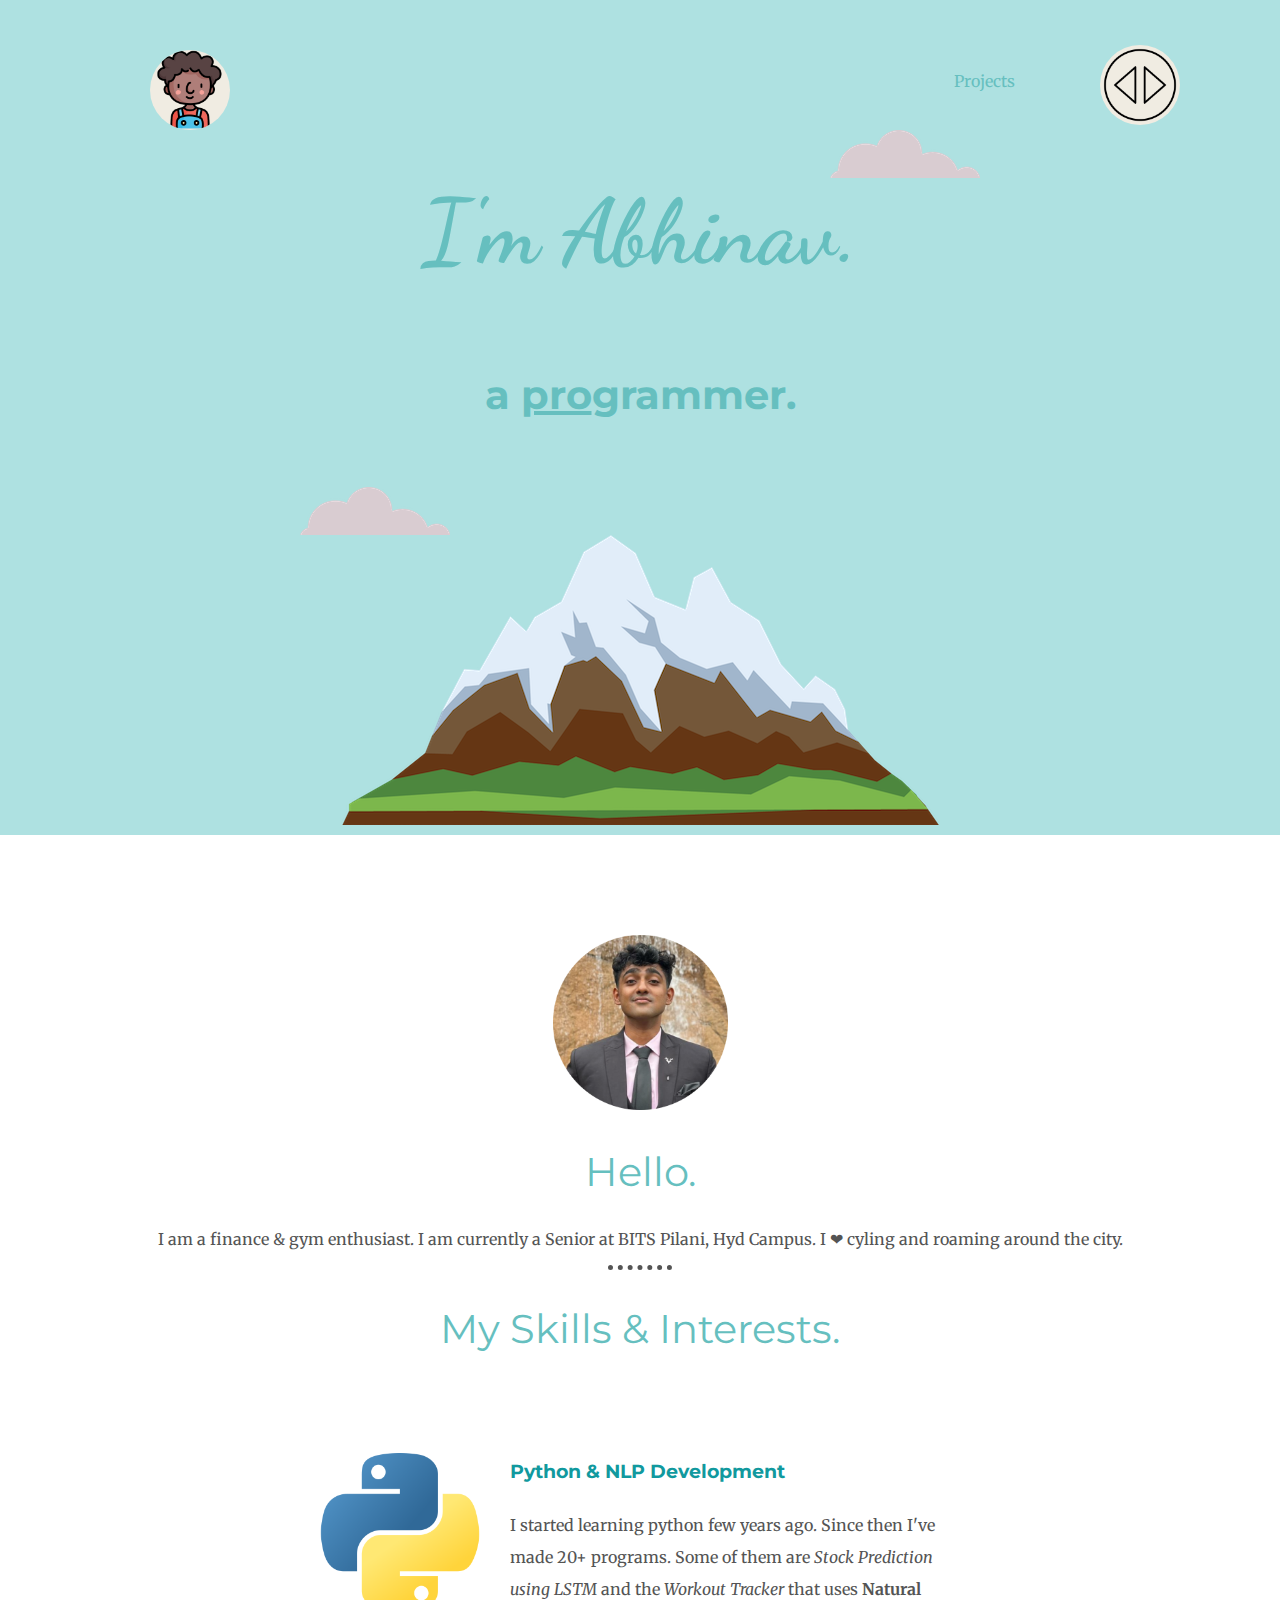
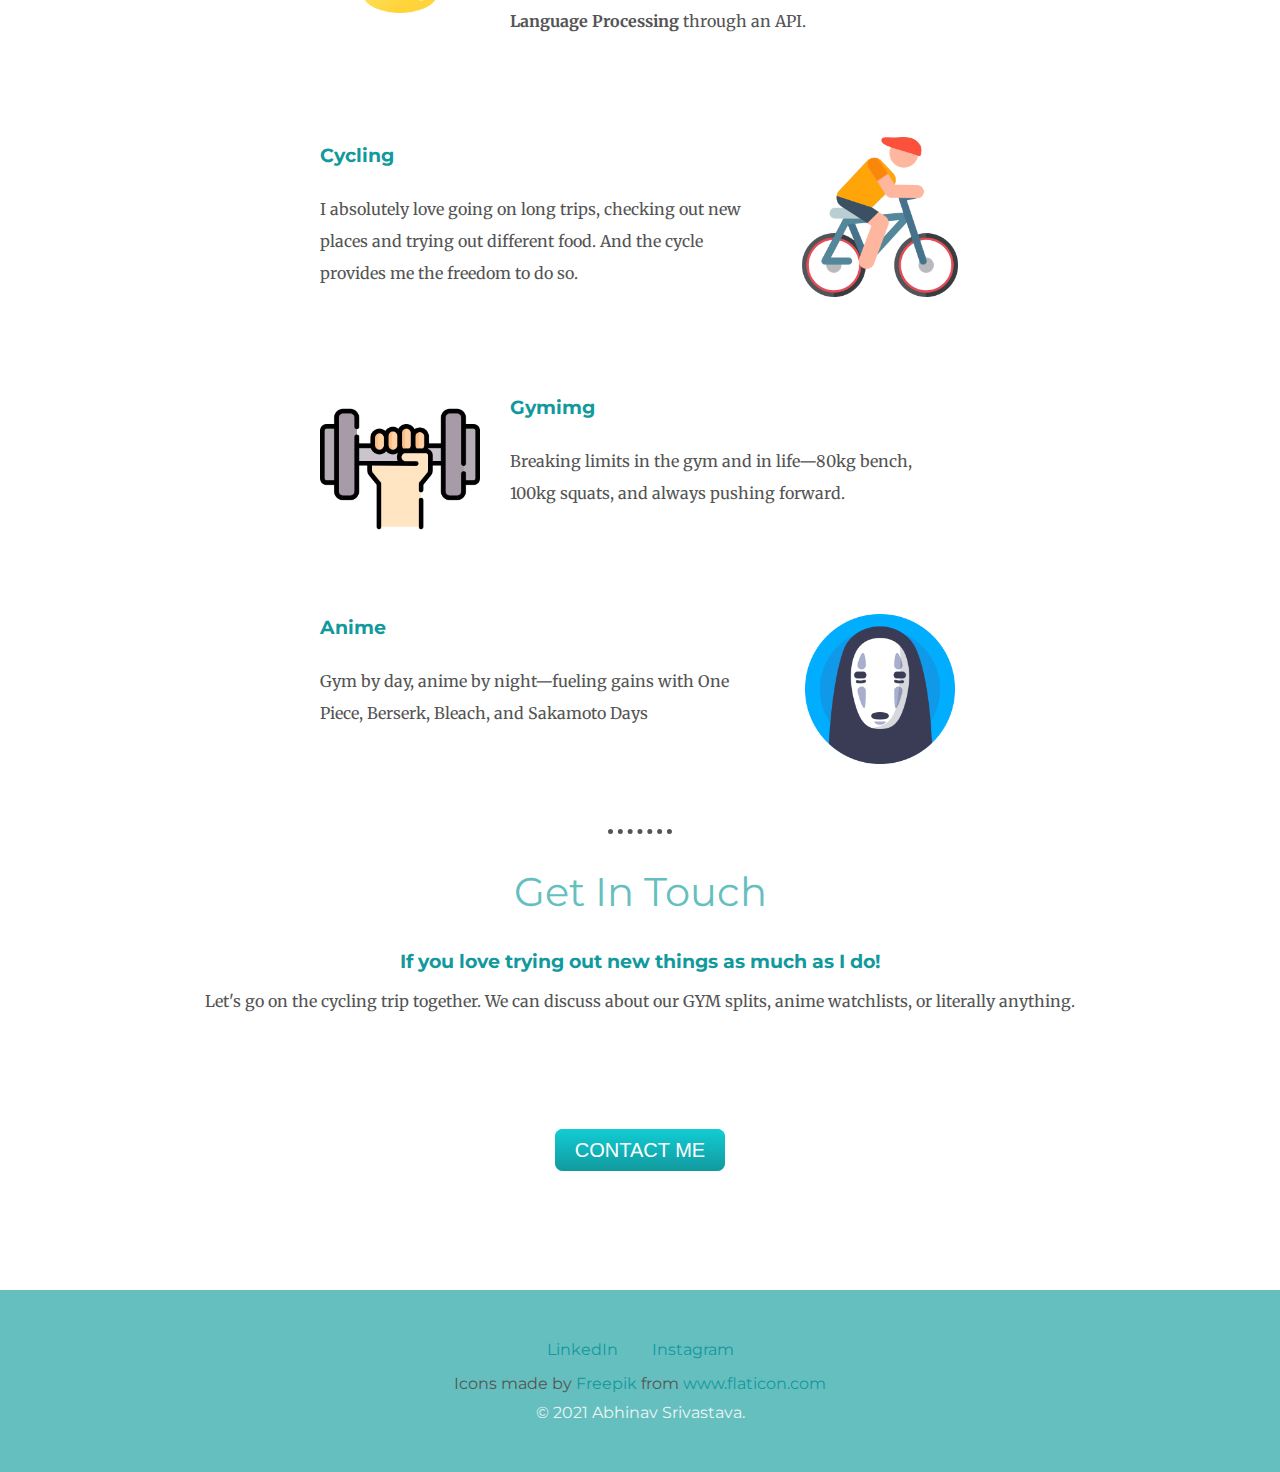
<file: index.html>
<!DOCTYPE html>
<html lang="en" dir="ltr">

<head>
  <meta charset="utf-8">
  <title>Homepage</title>
  <link rel="stylesheet" href="css/style.css">
  <link rel="icon" href="favicon.ico">
  <link rel="preconnect" href="https://fonts.googleapis.com">
  <link rel="preconnect" href="https://fonts.gstatic.com" crossorigin>
  <link href="https://fonts.googleapis.com/css2?family=Dancing+Script&family=Merriweather&family=Montserrat&family=Sacramento&family=Ubuntu&display=swap" rel="stylesheet">
</head>

<body>

  <div class="topcontainer">
    <a href="project.html" class="header-link">Projects</a>
    <a class="boy-link", href="index.html"><img src="images/boy.png" alt="boy-image" class="boy-image"></a>
    <a href="dark_index.html", class="header-link"><img src="images/switch-light.png" alt="Switch-mode" class="switch-mode" style="background-color:#F0ECE2;"></a>
    <img src="images/cloud.png" alt="cloud-image" class="top_cloud">
    <h1>I'm Abhinav.</h1>
    <h2><strong>a <span class="pro">pro</span>grammer.</strong></h2>
    <img src="images/cloud.png" alt="cloud-image" class="bottom_cloud">
    <img src="images/mountain.png" alt="mountain-image" class="mountain">
  </div>

  <div class="middlecontainer">
    <div class="profile">
      <img class="dp" src="images/abhi.png" alt="Abhinav-picture" width="175" height="175">
      <h2>Hello.</h2>
      <p>I am a finance & gym enthusiast. I am currently a Senior at BITS Pilani, Hyd Campus. I ❤ cyling and roaming around the city.</p>
    </div>
    <hr>
    <div class="skills">
      <h2>My Skills & Interests.</h2>

      <div class="skill-row">
        <img src="images/python.png" alt="Python-img" class="python-pic">
        <div class="python">
          <h3>Python & NLP Development</h3>
          <p>I started learning python few years ago. Since then I've made 20+ programs. Some of them are <em>Stock Prediction using LSTM</em> and the <em>Workout Tracker</em> that uses <strong>Natural Language Processing</strong> through an API.</p>
        </div>
      </div>

      <div class="skill-row">
        <img class="travel-pic" src="images/cycling.png" alt="travel-picture" >
        <h3>Cycling</h3>
        <p class="travel-para">I absolutely love going on long trips, checking out new places and trying out different food.
        And the cycle provides me the freedom to do so. </p>
      </div>
      <div class="skill-row">
        <img src="images/dumbbell.png" alt="Python-img" class="python-pic">
        <div class="python">
          <h3>Gymimg</h3>
          <p>Breaking limits in the gym and in life—80kg bench, 100kg squats, and always pushing forward.</p>
        </div>
      </div>

      <div class="skill-row">
        <img class="travel-pic" src="images/anime.png" alt="travel-picture" >
        <h3>Anime</h3>
        <p class="travel-para">Gym by day, anime by night—fueling gains with One Piece, Berserk, Bleach, and Sakamoto Days</p>
      </div>
    </div>

  </div>

  </div>
  <hr>
  <div class="contact-me">
    <h2>Get In Touch</h2>
    <h3>If you love trying out new things as much as I do!</h3>
    <p>Let's go on the cycling trip together. We can discuss about our GYM splits, anime watchlists, or literally anything.</p>
  </div>
  <a class="mail-button" href="mailto:abhinavsrivastava2001@gmail.com">CONTACT ME</a>
  </div>

  <div class="bottomcontainer">
    <a class="footer-link-social" href="https://www.linkedin.com/in/abhinav-srivastava-496524191/">LinkedIn</a>
    <a class="footer-link-social" href="https://www.instagram.com/_abhinavsrivastavaaa/">Instagram</a>
    <!--<a class="footer-link" href="">Website</a> -->
    <div style="padding-top:15px;">Icons made by <a href="https://www.freepik.com" title="Freepik" class="footer-link-icon">Freepik</a> from <a href="https://www.flaticon.com/" title="Flaticon" class="footer-link-icon">www.flaticon.com</a></div>
    <p class="copyright">© 2021 Abhinav Srivastava.</p>
  </div>


  </div>

</body>

</html>
</file>
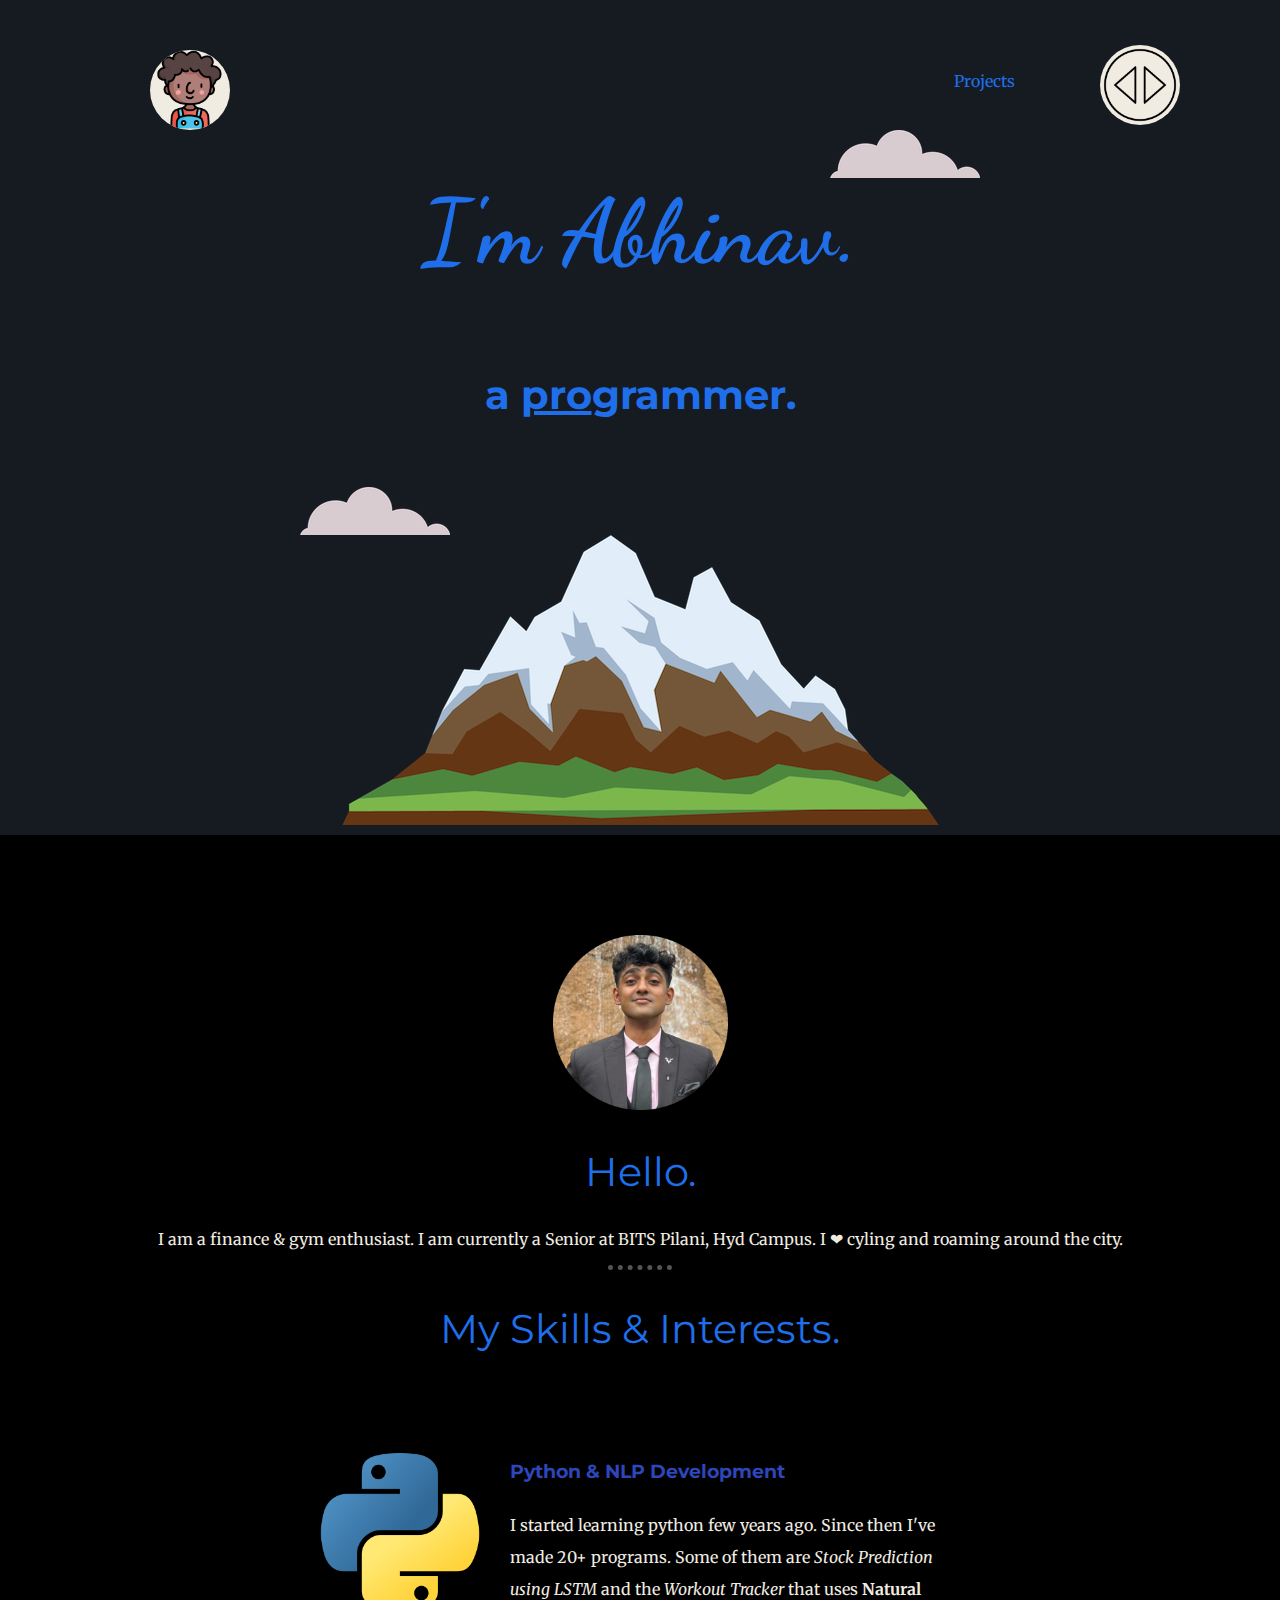
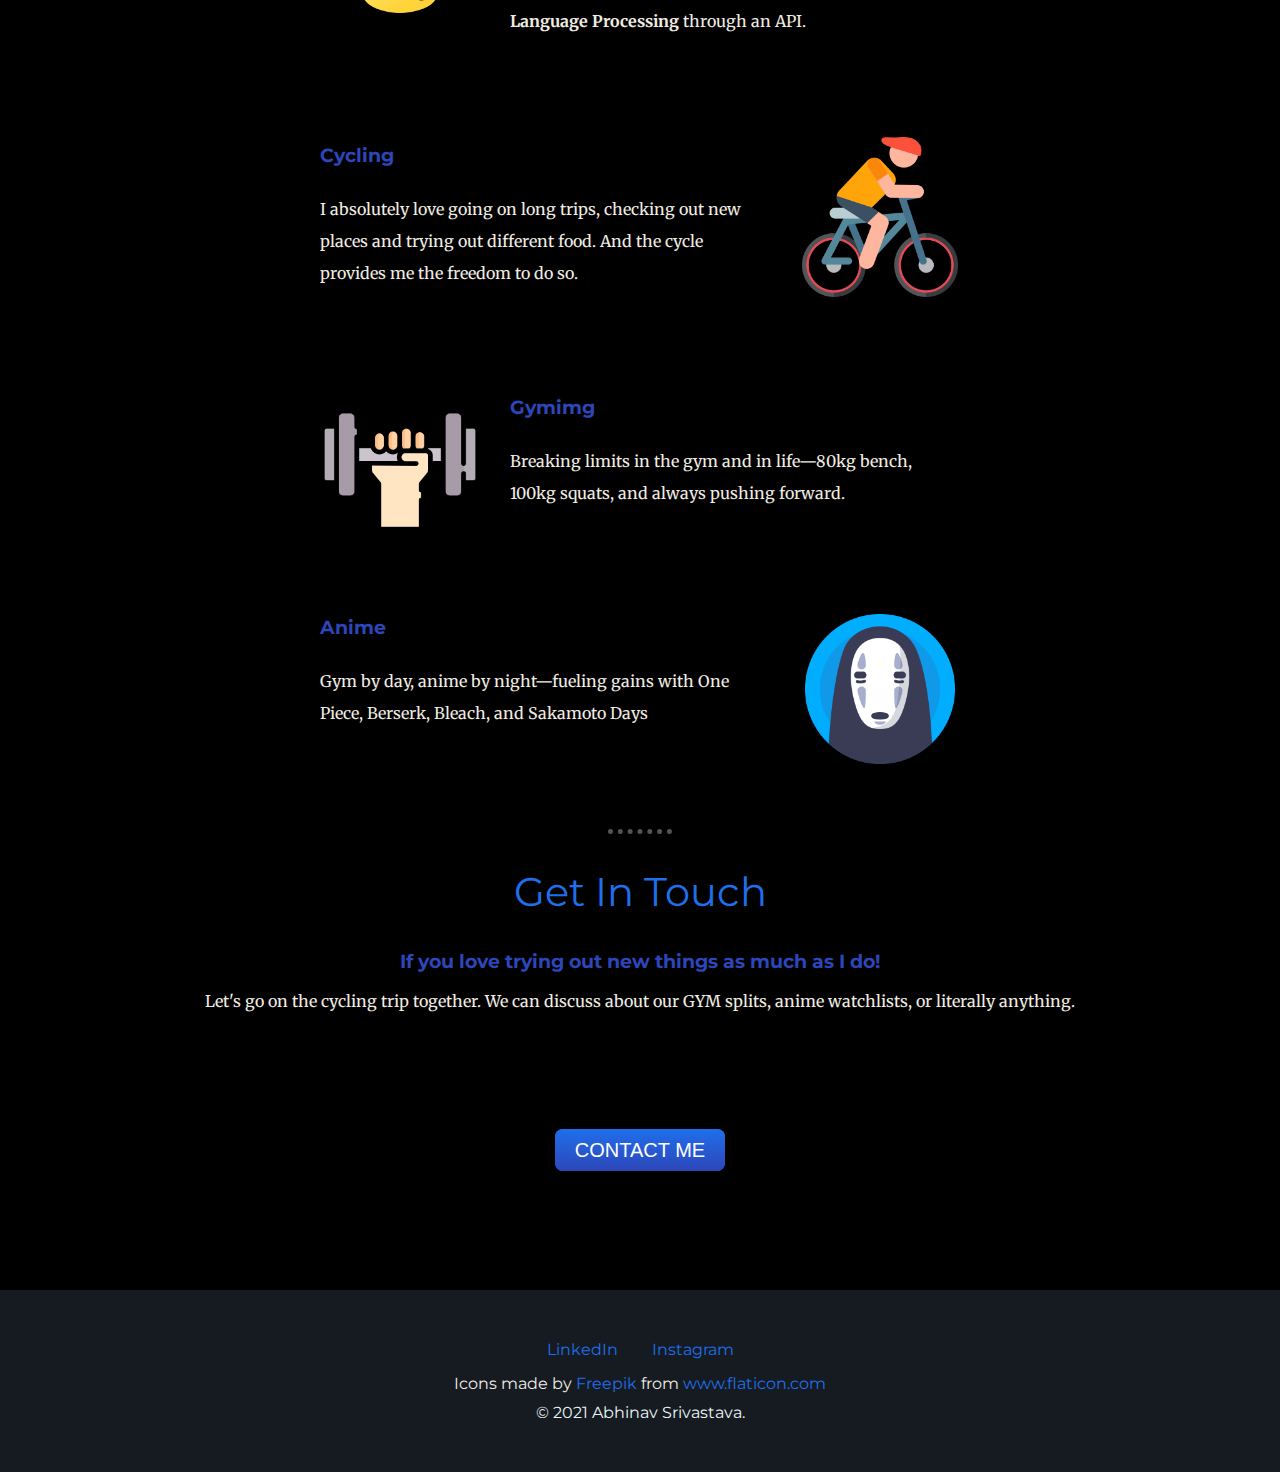
<file: dark_index.html>
<!DOCTYPE html>
<html lang="en" dir="ltr">

<head>
  <meta charset="utf-8">
  <title>Homepage</title>
  <link rel="stylesheet" href="css/style.css">
  <link rel="icon" href="favicon.ico">
  <link rel="preconnect" href="https://fonts.googleapis.com">
  <link rel="preconnect" href="https://fonts.gstatic.com" crossorigin>
  <link href="https://fonts.googleapis.com/css2?family=Dancing+Script&family=Merriweather&family=Montserrat&family=Sacramento&family=Ubuntu&display=swap" rel="stylesheet">
  <style>
    body{
      background-color: #000000;
      color: #F0ECE2;
    }

    .header-link {
      color: #1f6feb;
    }
    .header-link:hover {
      color: #F0ECE2;
      text-decoration: underline #F0ECE2;
      font-weight: bold;
    }

    .boy-image:hover {
      box-shadow: 1px 2px 20px 5px #F0ECE2;
    }

    .switch-mode {
      position: absolute;
      top: -5px;
      right: -150px;
      width: 80px;
      height: 80px;
      border-radius: 50px;
    }

    .switch-mode:hover {
       box-shadow: 1px 2px 20px 5px #F0ECE2;
    }
    
    .footer-link-social {
      color: #1f6feb;
    }

    .footer-link-social:hover {
      color:#F0ECE2;
      text-decoration: underline #F0ECE2;
    }

    .footer-link {
      color: #1f6feb;
    }

    .footer-link:hover {
      color: #F0ECE2;
      text-decoration: underline #F0ECE2;
      font-weight: bold;
    }

    h1{
      color: #1f6feb;
    }

    h2{
      color: #1f6feb;
    }
    h3 {
      color: #2D46B9;
    }
    .topcontainer{
      background-color: #161b22;
    }
    .bottomcontainer{
      background-color: #161b22;
    }
  </style>
</head>

<body>

  <div class="topcontainer">
    <a href="dark_project.html" class="header-link" >Projects</a>
    <a class="boy-link", href="dark_index.html"><img src="images/boy.png" alt="boy-image" class="boy-image"></a>
    <a href="index.html", class="header-link"><img src="images/switch-light.png" alt="Switch-mode" class="switch-mode" style="background-color:#F0ECE2;"></a>
    <img src="images/cloud.png" alt="cloud-image" class="top_cloud">
    <h1>I'm Abhinav.</h1>
    <h2><strong>a <span class="pro">pro</span>grammer.</strong></h2>
    <img src="images/cloud.png" alt="cloud-image" class="bottom_cloud">
    <img src="images/mountain.png" alt="mountain-image" class="mountain">
  </div>

  <div class="middlecontainer">
    <div class="profile">
      <img class="dp" src="images/abhi.png" alt="Abhinav-picture" width="175" height="175">
      <h2>Hello.</h2>
      <p>I am a finance & gym enthusiast. I am currently a Senior at BITS Pilani, Hyd Campus. I ❤ cyling and roaming around the city.</p>
    </div>
    <hr>
    <div class="skills">
      <h2>My Skills & Interests.</h2>

      <div class="skill-row">
        <img src="images/python.png" alt="Python-img" class="python-pic">
        <div class="python">
          <h3>Python & NLP Development</h3>
          <p>I started learning python few years ago. Since then I've made 20+ programs. Some of them are <em>Stock Prediction using LSTM</em> and the <em>Workout Tracker</em> that uses <strong>Natural Language Processing</strong> through an API.</p>
        </div>
      </div>

      <div class="skill-row">
        <img class="travel-pic" src="images/cycling.png" alt="travel-picture" >
        <h3>Cycling</h3>
        <p class="travel-para">I absolutely love going on long trips, checking out new places and trying out different food.
        And the cycle provides me the freedom to do so. </p>
      </div>
      <div class="skill-row">
        <img src="images/dumbbell.png" alt="Python-img" class="python-pic">
        <div class="python">
          <h3>Gymimg</h3>
          <p>Breaking limits in the gym and in life—80kg bench, 100kg squats, and always pushing forward.</p>
        </div>
      </div>

      <div class="skill-row">
        <img class="travel-pic" src="images/anime.png" alt="travel-picture" >
        <h3>Anime</h3>
        <p class="travel-para">Gym by day, anime by night—fueling gains with One Piece, Berserk, Bleach, and Sakamoto Days</p>
      </div>
    </div>

  </div>
  <hr>
  <div class="contact-me">
    <h2>Get In Touch</h2>
    <h3>If you love trying out new things as much as I do!</h3>
    <p>Let's go on the cycling trip together. We can discuss about our GYM splits, anime watchlists, or literally anything.</p>
  </div>
  <a class="mail-button-dark" href="mailto:abhinavsrivastava2001@gmail.com">CONTACT ME</a>
  </div>

  <div class="bottomcontainer">
    <a class="footer-link-social" href="https://www.linkedin.com/in/abhinav-srivastava-496524191/">LinkedIn</a>
    <a class="footer-link-social" href="https://www.instagram.com/_abhinavsrivastavaaa/">Instagram</a>
    <!--<a class="footer-link" href="">Website</a> -->
    <div style="padding-top:15px;">Icons made by <a href="https://www.freepik.com" title="Freepik" class="footer-link">Freepik</a> from <a href="https://www.flaticon.com/" title="Flaticon" class="footer-link">www.flaticon.com</a></div>
    <p class="copyright">© 2021 Abhinav Srivastava.</p>
  </div>


  </div>

</body>

</html>
</file>
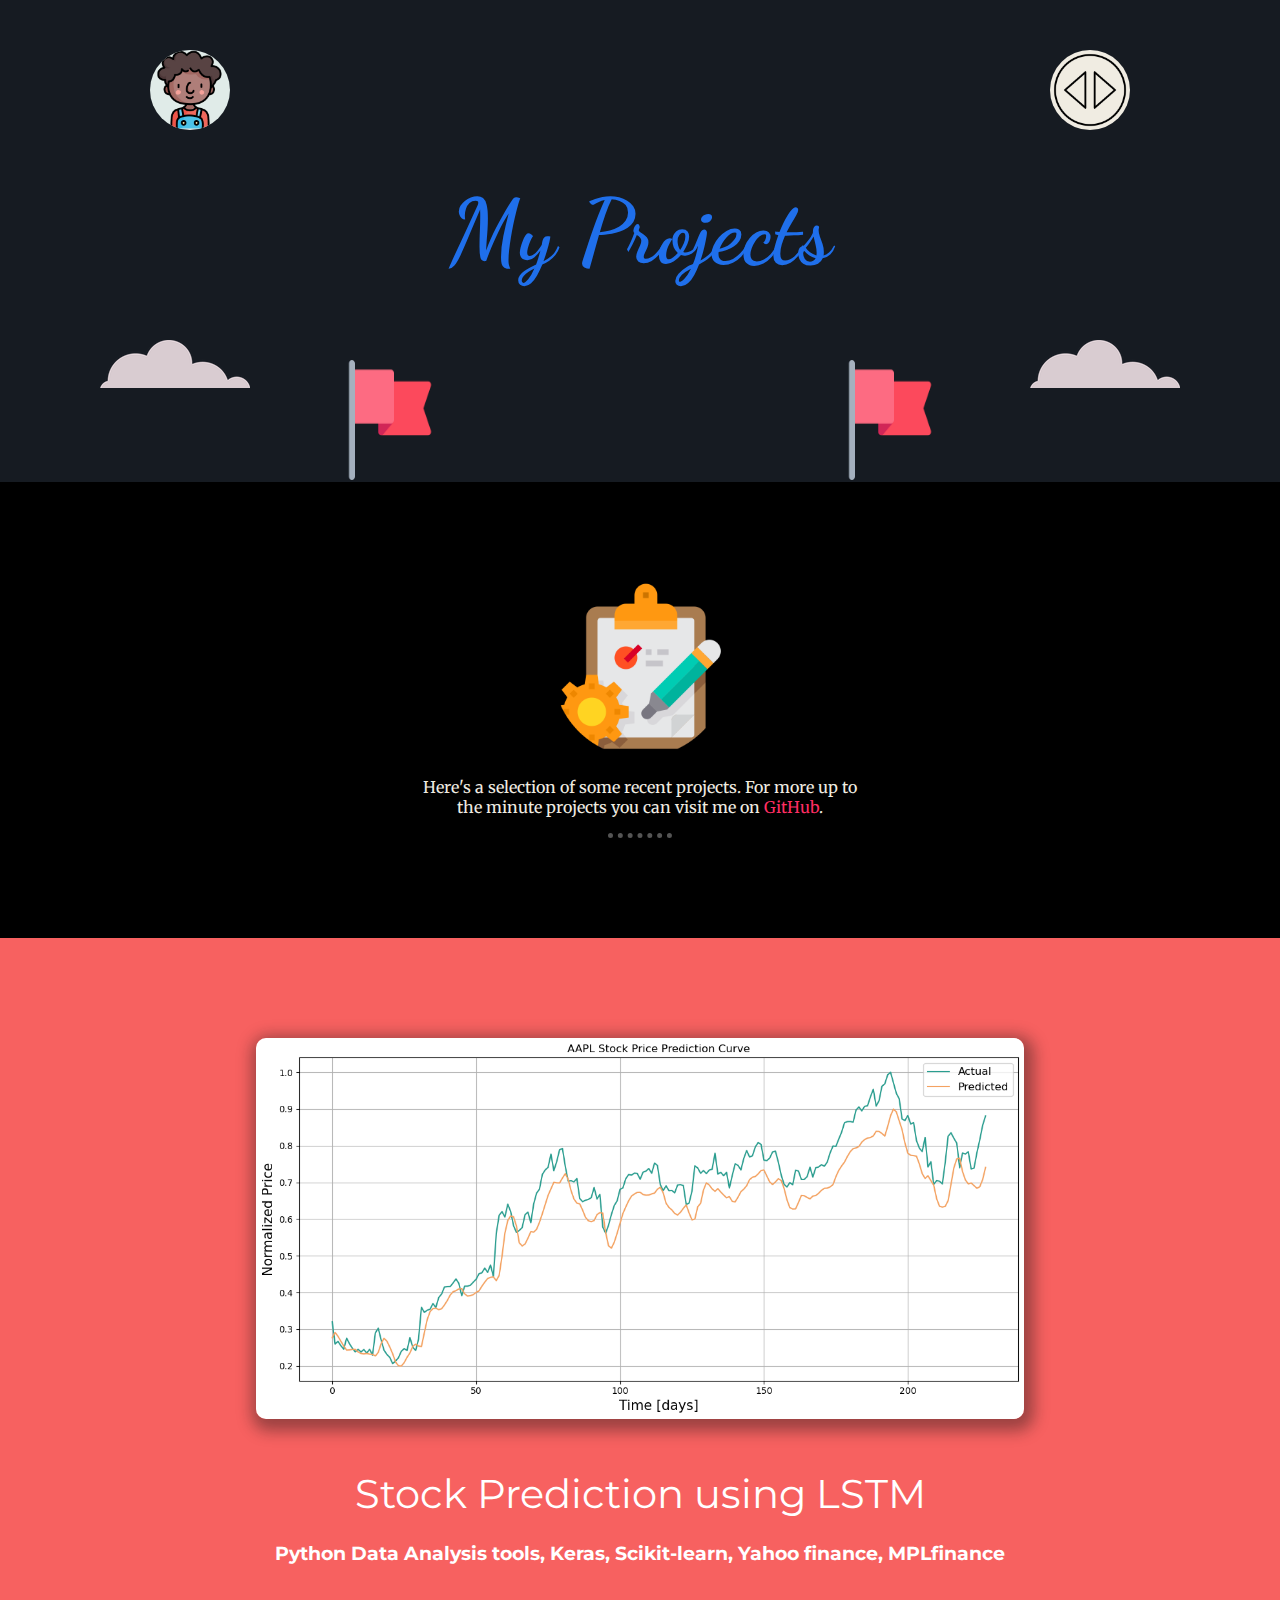
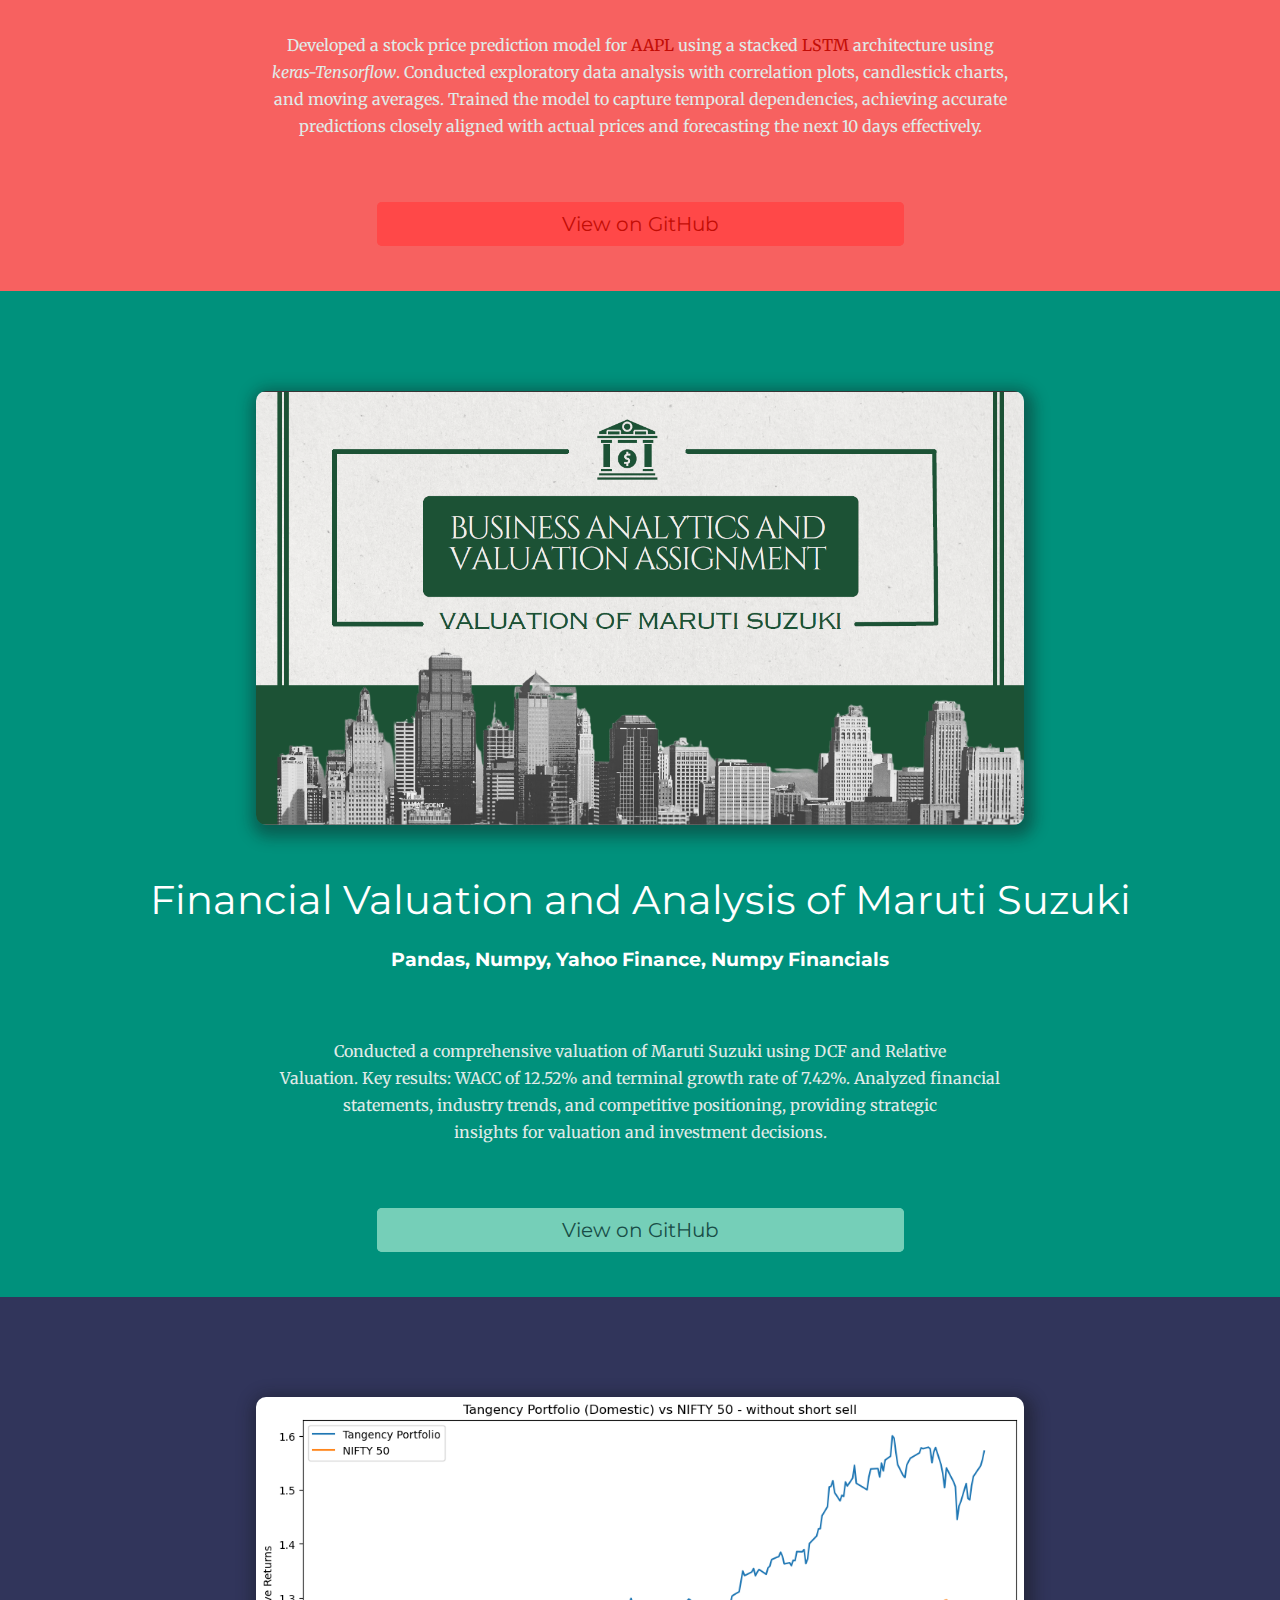
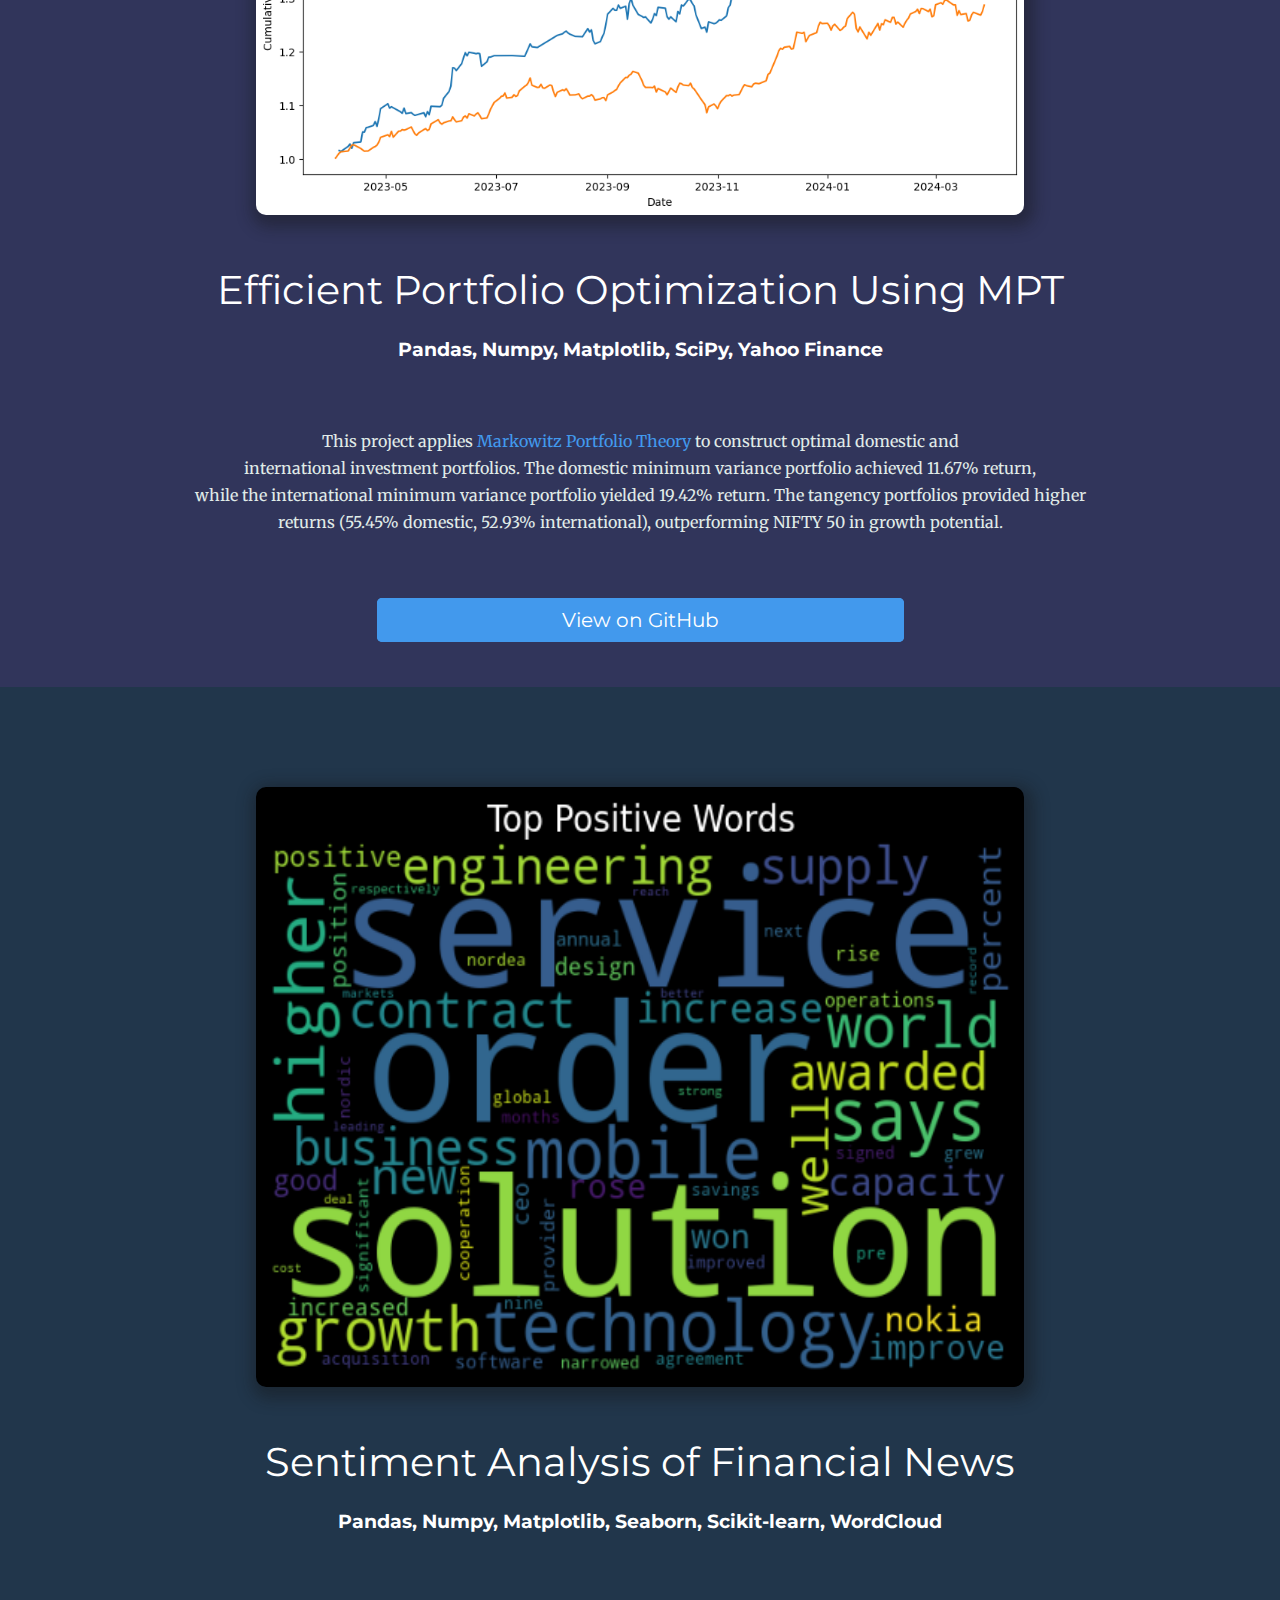
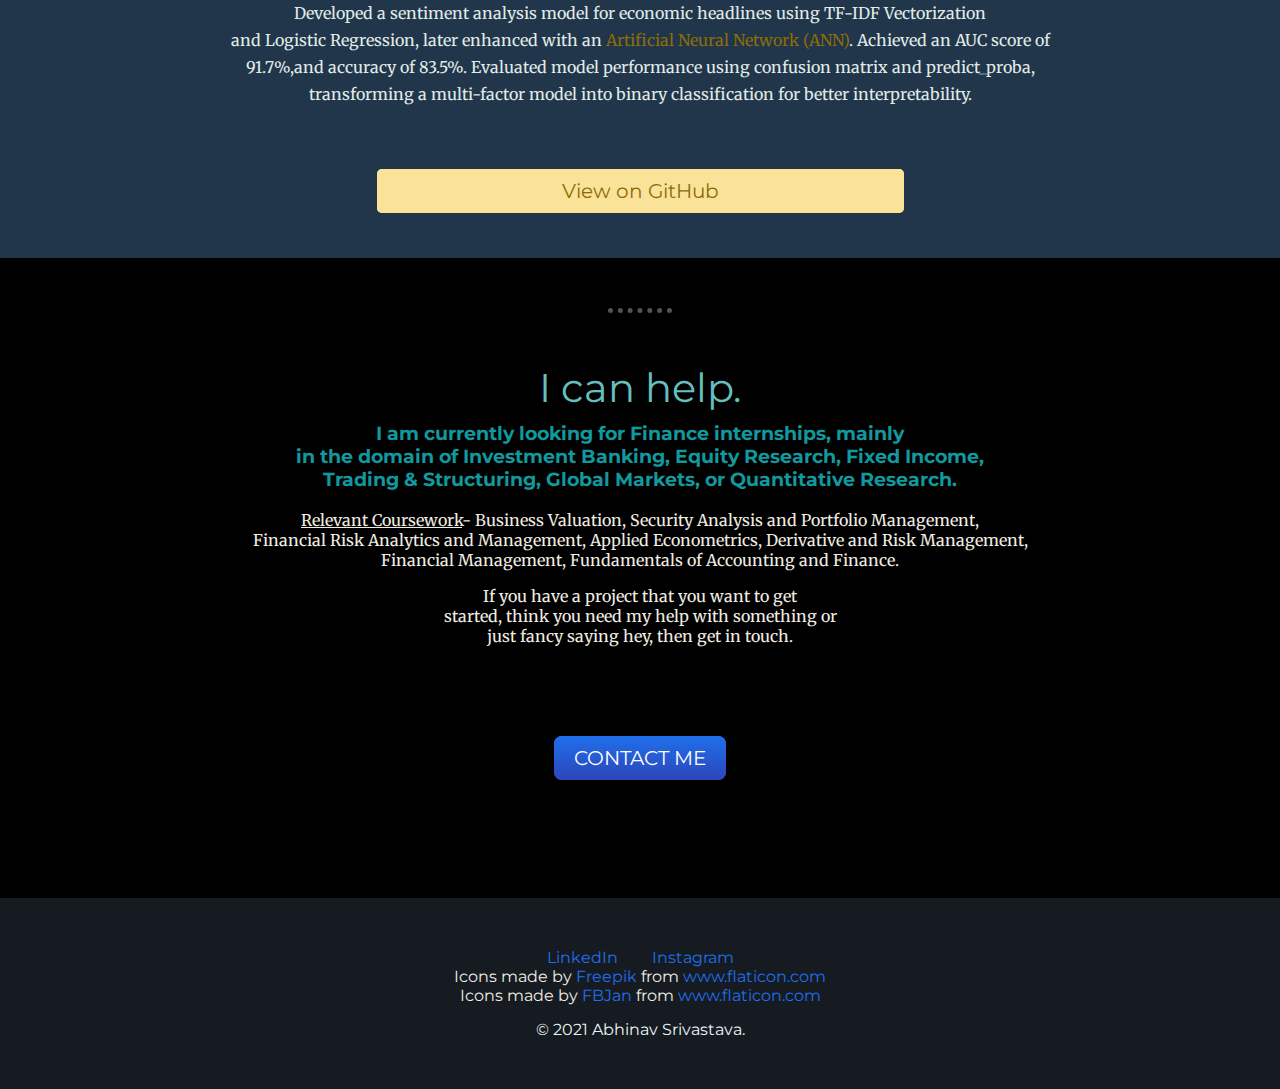
<file: dark_project.html>
<!DOCTYPE html>
<html lang="en" dir="ltr">
  <head>
    <meta charset="utf-8" />
    <title>Project</title>
    <link rel="stylesheet" href="css/style_project.css" />
    <link rel="icon" href="favicon.ico" />
    <link rel="preconnect" href="https://fonts.googleapis.com" />
    <link rel="preconnect" href="https://fonts.gstatic.com" crossorigin />
    <link
      href="https://fonts.googleapis.com/css2?family=Dancing+Script&family=Luxurious+Roman&family=Merriweather&family=Montserrat&family=Sacramento&family=Ubuntu&display=swap"
      rel="stylesheet"
    />
    <style>
      body {
        background-color: #000000;
        color: #f0ece2;
      }

      .boy-image:hover {
        box-shadow: 1px 2px 20px 5px #f0ece2;
      }

      .switch-mode:hover {
        box-shadow: 1px 2px 20px 5px #f0ece2;
      }

      .footer-link-social {
        color: #1f6feb;
      }

      .footer-link-social:hover {
        color: #f0ece2;
        text-decoration: underline #f0ece2;
      }

      .footer-link-icon-1 {
        color: #1f6feb;
      }

      .footer-link-icon-1:hover {
        color: #f0ece2;
        text-decoration: underline #f0ece2;
      }

      .footer-link-icon-2 {
        color: #1f6feb;
      }

      .footer-link-icon-2:hover {
        color: #f0ece2;
        text-decoration: underline #f0ece2;
      }

      .topcontainer {
        background-color: #161b22;
      }

      .bottomcontainer {
        background-color: #161b22;
      }
    </style>
  </head>

  <body>
    <div class="topcontainer">
      <h1 style="color: #1f6feb">My Projects</h1>
      <a class="header-link" , href="dark_index.html"
        ><img src="images/boy.png" alt="boy-image" class="boy-image"
      /></a>
      <a href="project.html" , class="header-link"
        ><img
          src="images/switch-light.png"
          alt="Switch-mode"
          class="switch-mode"
          style="background-color: #f0ece2"
      /></a>
      <img
        src="images/flag.png"
        alt="Flag-Image"
        ,
        width="100"
        ,
        height="120"
        class="left-flag"
      />
      <img
        src="images/flag.png"
        alt="Flag-Image"
        ,
        width="100"
        ,
        height="120"
        class="right-flag"
      />
      <img src="images/cloud.png" alt="cloud-image" class="left_cloud" />
      <img src="images/cloud.png" alt="cloud-image" class="right_cloud" />
    </div>

    <div class="middlecontainer">
      <div class="profile">
        <img
          src="images/project-modified.png"
          alt="project-img"
          width="175"
          height="175"
        />
        <p>
          Here's a selection of some recent projects. For more up to <br />
          the minute projects you can visit me on
          <a
            href="https://github.com/abhinavS1911?tab=repositories"
            style="color: #ff2e63"
            >GitHub</a
          >.
        </p>
      </div>

      <hr />

      <div class="projects">
        <div class="project-row1">
          <img
            src="images/prediction_lstm.png"
            alt="Prediction using LSTM Project"
            class="project-img"
          />
          <h2>Stock Prediction using LSTM</h2>
          <h3>
            Python Data Analysis tools, Keras, Scikit-learn, Yahoo finance,
            MPLfinance
          </h3>
          <br />
          <p style="padding-bottom: 50px">
            Developed a stock price prediction model for
            <a
              href="https://www.sciencedirect.com/topics/computer-science/long-short-term-memory-network#:~:text=2%20Long%2Dshort%20Term%20Model,used%20in%20memory%2Dbased%20problems."
              style="color: #c30d06"
              >AAPL</a
            >
            using a stacked
            <a
              href="https://www.sciencedirect.com/topics/computer-science/long-short-term-memory-network#:~:text=2%20Long%2Dshort%20Term%20Model,used%20in%20memory%2Dbased%20problems."
              style="color: #c30d06"
              >LSTM</a
            >
            architecture using<br />
            <em>keras-Tensorflow</em>. Conducted exploratory data analysis with
            correlation plots, candlestick charts,<br />
            and moving averages. Trained the model to capture temporal
            dependencies, achieving accurate<br />
            predictions closely aligned with actual prices and forecasting the
            next 10 days effectively.
          </p>
          <a
            class="GitHub-LSTM-button"
            ,
            href="https://github.com/abhinavS1911/NLP-Projects/blob/a9fc7fe78ace4a80726687374af410a4419898b1/stock_prediction_lstm.ipynb"
          >
            View on GitHub</a
          >
        </div>
        <div class="project-row2">
          <img
            src="images/valuation_project.png"
            alt="Valuation of Maruti Suzuki"
            class="project-img"
            style="border-radius: 10px"
          />
          <h2>Financial Valuation and Analysis of Maruti Suzuki</h2>
          <h3>Pandas, Numpy, Yahoo Finance, Numpy Financials</h3>
          <br />
          <p style="padding-bottom: 50px">
            Conducted a comprehensive valuation of Maruti Suzuki using DCF and
            Relative<br />
            Valuation. Key results: WACC of 12.52% and terminal growth rate of
            7.42%. Analyzed financial<br />
            statements, industry trends, and competitive positioning, providing
            strategic<br />
            insights for valuation and investment decisions.
          </p>
          <a
            class="GitHub-valuation-button"
            href="https://drive.google.com/file/d/1q6kpJT2mQ7lILL9mcURpXcnm7XIiIfB8/view?usp=sharing"
          >
            View on GitHub</a
          >
        </div>
        <div class="project-row3">
          <img
            src="images/sapm_portfolio_performance.png"
            alt="Security Analysis and Portfolio Management Project"
            class="project-img"
          />
          <h2>Efficient Portfolio Optimization Using MPT</h2>
          <h3>Pandas, Numpy, Matplotlib, SciPy, Yahoo Finance</h3>
          <br />
          <p style="padding-bottom: 50px">
            This project applies
            <a
              href="https://www.investopedia.com/terms/m/modernportfoliotheory.asp"
              ,
              style="color: #4299ed"
              >Markowitz Portfolio Theory</a
            >
            to construct optimal domestic and<br />
            international investment portfolios. The domestic minimum variance
            portfolio achieved 11.67% return,<br />
            while the international minimum variance portfolio yielded 19.42%
            return. The tangency portfolios provided higher<br />
            returns (55.45% domestic, 52.93% international), outperforming NIFTY
            50 in growth potential.
          </p>
          <a
            class="GitHub-sapm-button"
            ,
            href="https://github.com/abhinavS1911/ECO_Projects/blob/e751041ce12000c16eefc5cd018aab7407999f81/SAPM%20Group%2033.pdf"
          >
            View on GitHub</a
          >
        </div>

        <div class="project-row4">
          <img
            src="images/sentiment_analysis.png"
            alt="Sentiment Analysis on Financial News"
            class="project-img"
            style="border-radius: 10px; height: 600px"
          />
          <h2>Sentiment Analysis of Financial News</h2>
          <h3>Pandas, Numpy, Matplotlib, Seaborn, Scikit-learn, WordCloud</h3>
          <br />
          <p style="padding-bottom: 50px">
            Developed a sentiment analysis model for economic headlines using
            TF-IDF Vectorization <br />and Logistic Regression, later enhanced
            with an
            <a href="" style="color: #8c6c07">Artificial Neural Network (ANN)</a
            >. Achieved an AUC score of<br />
            91.7%,and accuracy of 83.5%. Evaluated model performance using
            confusion matrix and predict_proba,<br />
            transforming a multi-factor model into binary classification for
            better interpretability.
          </p>
          <a
            class="GitHub-sentiment-button"
            ,
            href="https://github.com/abhinavS1911/NLP-Projects/blob/a9fc7fe78ace4a80726687374af410a4419898b1/Sentiment_analysis_financial-news.ipynb"
          >
            View on GitHub</a
          >
        </div>
      </div>
    </div>
    <hr style="margin-top: 50px" />

    <div class="contact-me">
      <h2 style="color: #66bfbf">I can help.</h2>
      <h3 style="color: #11999e">
        I am currently looking for Finance internships, mainly <br />in the
        domain of Investment Banking, Equity Research, Fixed Income,<br />
        Trading & Structuring, Global Markets, or Quantitative Research.
      </h3>
      <p>
        <u>Relevant Coursework</u>- Business Valuation, Security Analysis and
        Portfolio Management,<br />
        Financial Risk Analytics and Management, Applied Econometrics,
        Derivative and Risk Management,<br />
        Financial Management, Fundamentals of Accounting and Finance.
      </p>

      <p>
        If you have a project that you want to get<br />
        started, think you need my help with something or<br />
        just fancy saying hey, then get in touch.
      </p>
    </div>

    <div>
      <a
        class="mail-button-dark"
        ,
        href="mailto:abhinavsrivastava2001@gmail.com"
        >CONTACT ME</a
      >
    </div>

    <div class="bottomcontainer">
      <a
        class="footer-link-social"
        href="https://www.linkedin.com/in/abhinav-srivastava-496524191/"
        >LinkedIn</a
      >
      <a
        class="footer-link-social"
        href="https://www.instagram.com/_abhinavsrivastavaaa/"
        >Instagram</a
      >
      <div>
        Icons made by
        <a
          href="https://www.freepik.com"
          title="Freepik"
          class="footer-link-icon-1"
          >Freepik</a
        >
        from
        <a
          href="https://www.flaticon.com/"
          title="Flaticon"
          class="footer-link-icon-1"
          >www.flaticon.com</a
        >
      </div>
      <div>
        Icons made by
        <a
          href="https://www.flaticon.com/authors/fbjan"
          title="FBJan"
          class="footer-link-icon-2"
          >FBJan</a
        >
        from
        <a
          href="https://www.flaticon.com/"
          title="Flaticon"
          class="footer-link-icon-2"
          >www.flaticon.com</a
        >
      </div>
      <p class="copyright">&copy; 2021 Abhinav Srivastava.</p>
    </div>
  </body>
</html>
</file>
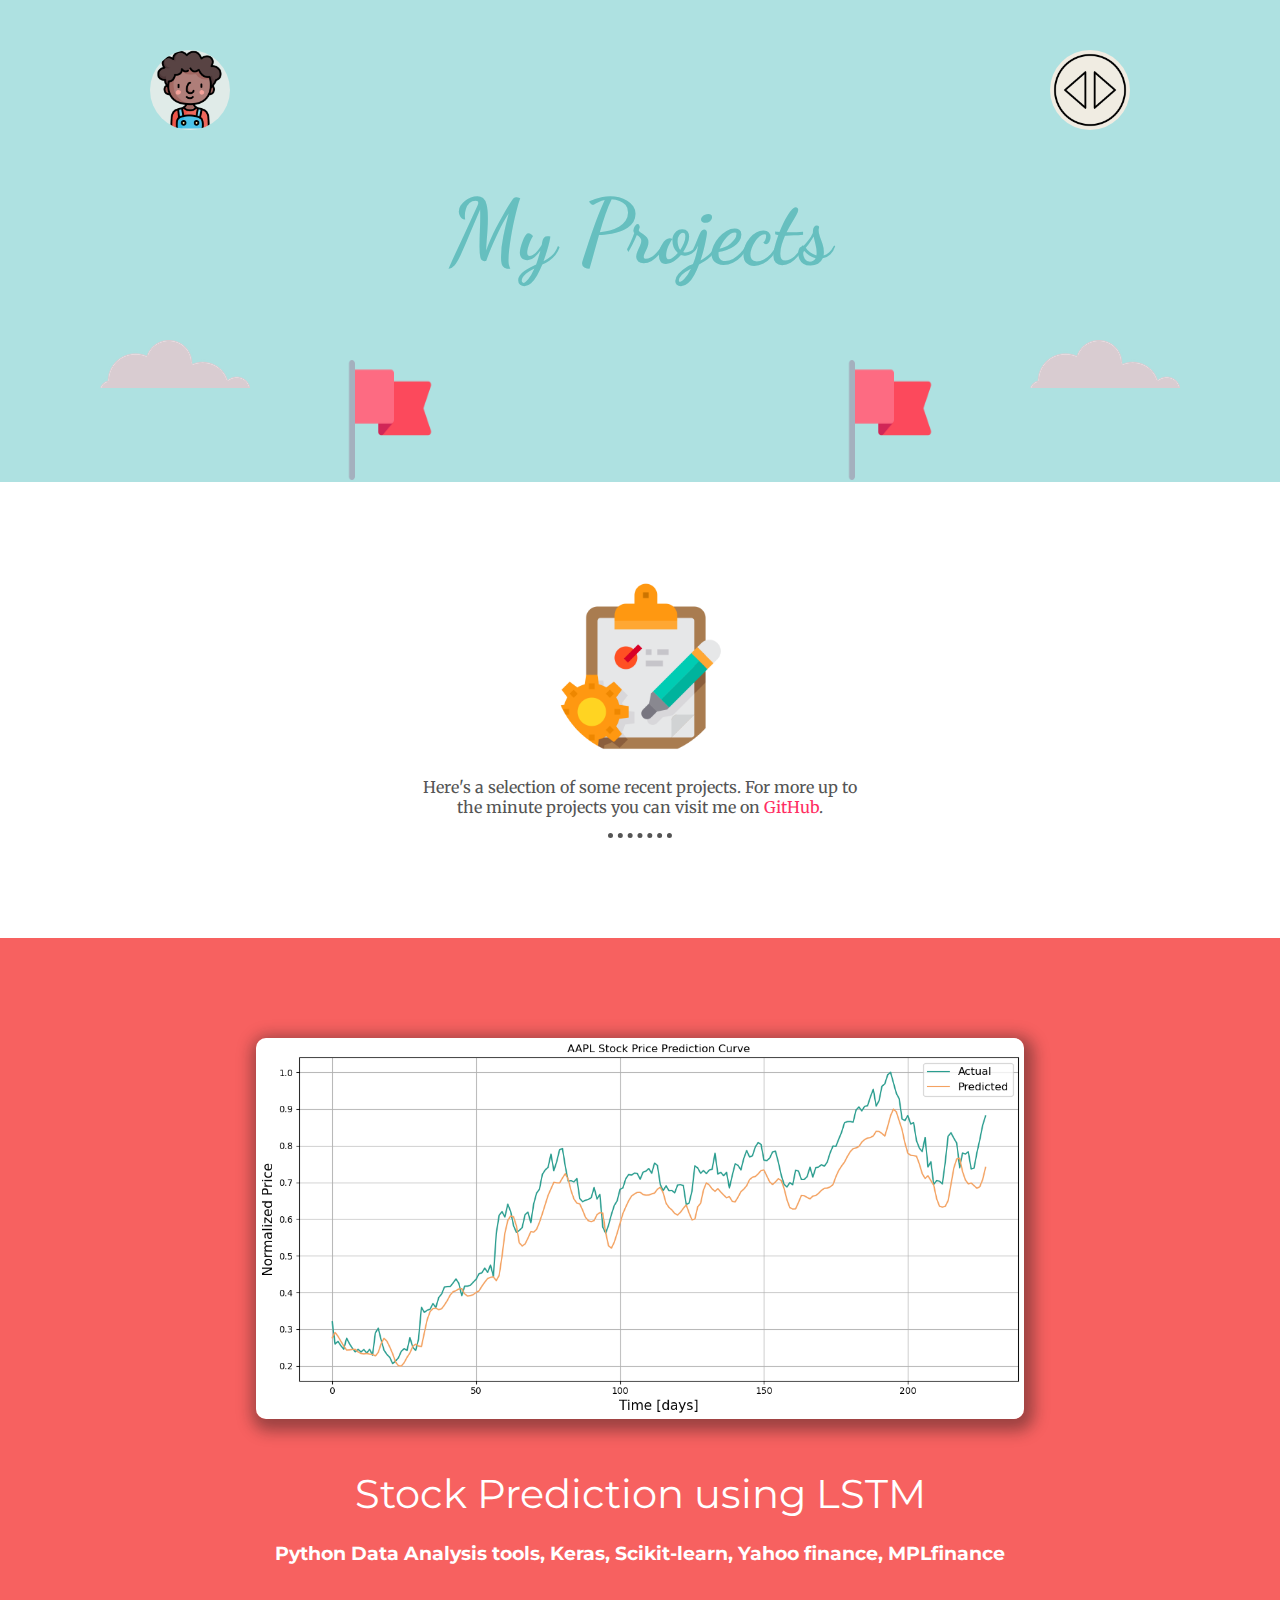
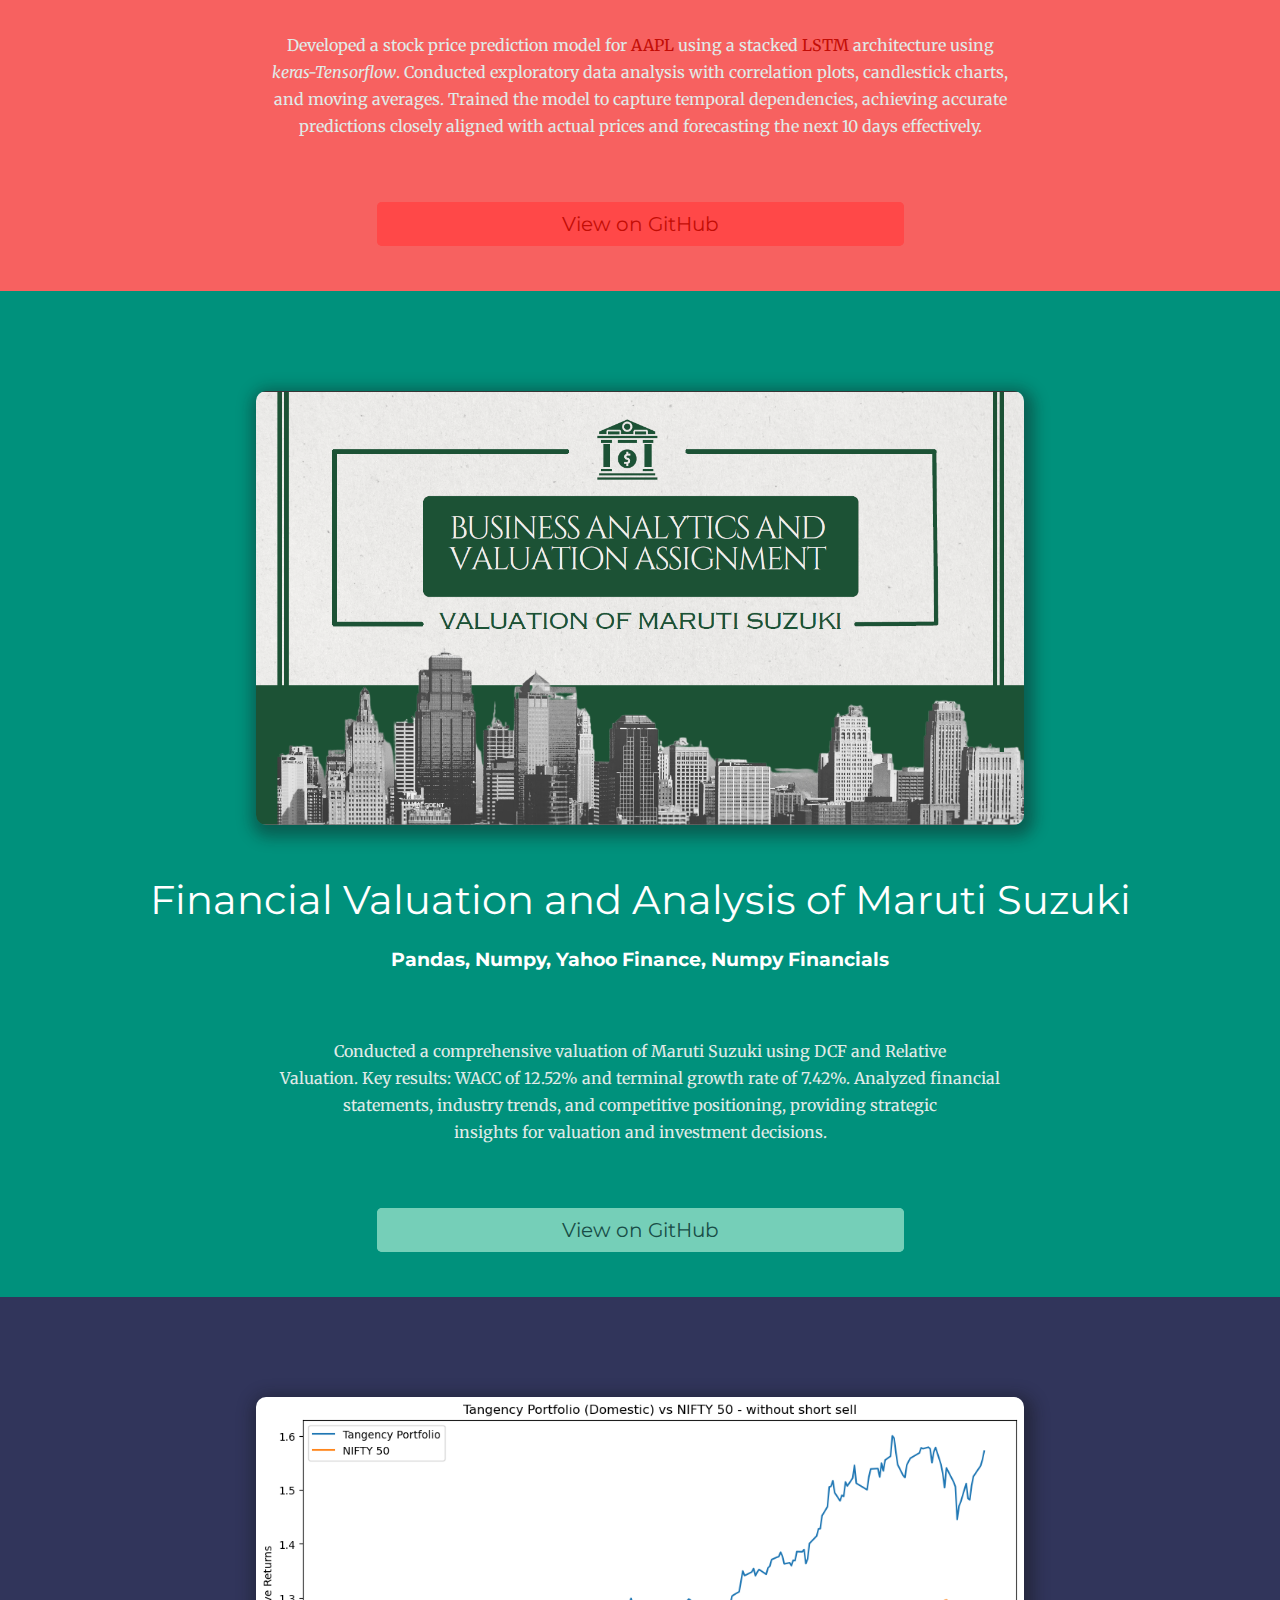
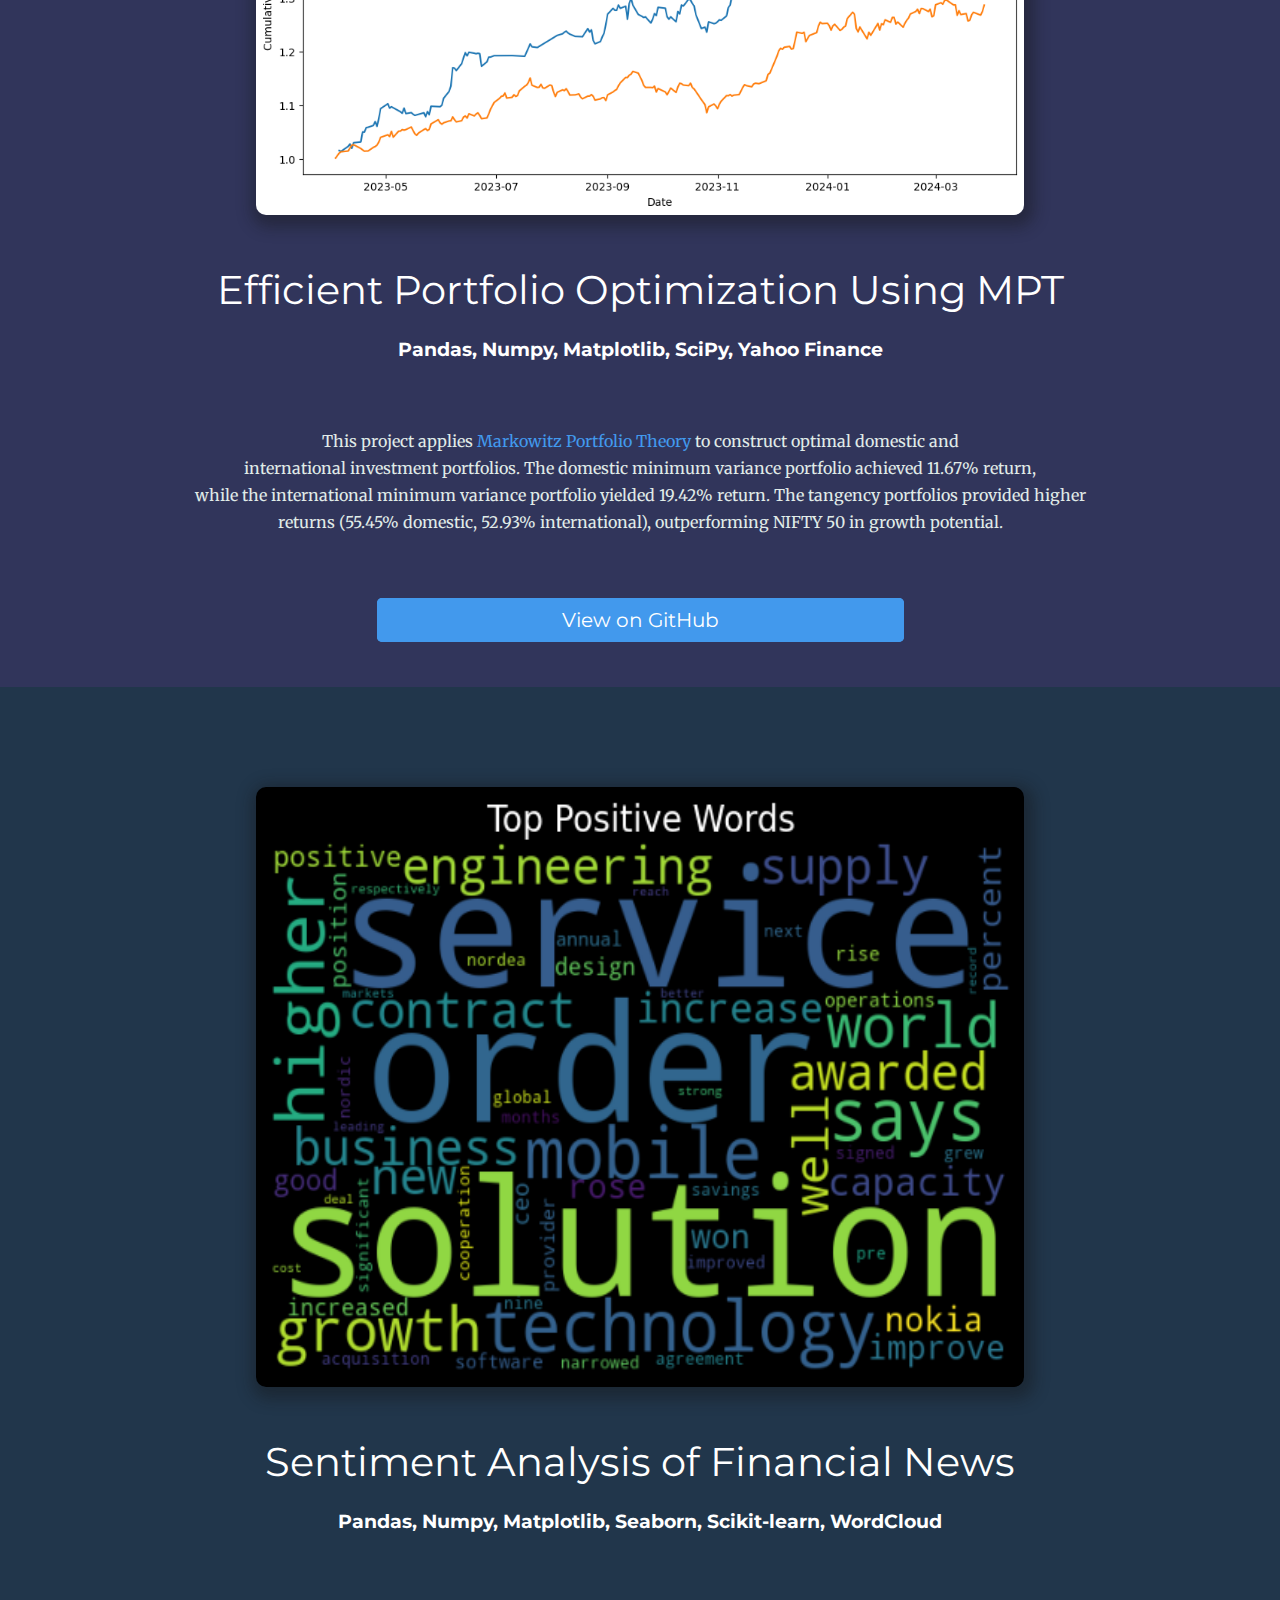
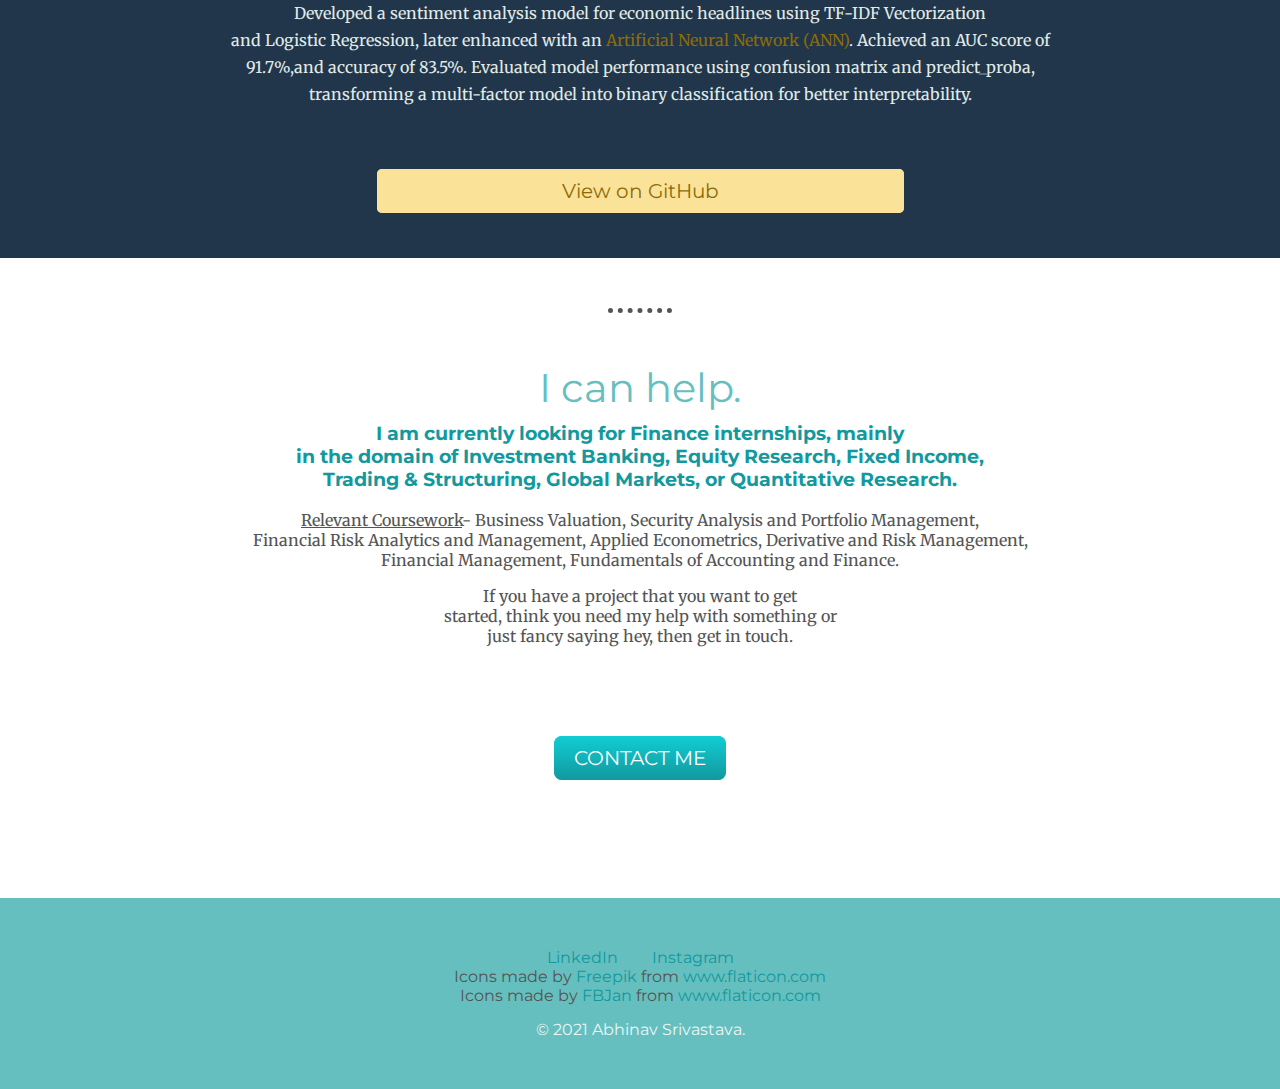
<file: project.html>
<!DOCTYPE html>
<html lang="en" dir="ltr">
  <head>
    <meta charset="utf-8" />
    <title>Project</title>
    <link rel="stylesheet" href="css/style_project.css" />
    <link rel="icon" href="favicon.ico" />
    <link rel="preconnect" href="https://fonts.googleapis.com" />
    <link rel="preconnect" href="https://fonts.gstatic.com" crossorigin />
    <link
      href="https://fonts.googleapis.com/css2?family=Dancing+Script&family=Luxurious+Roman&family=Merriweather&family=Montserrat&family=Sacramento&family=Ubuntu&display=swap"
      rel="stylesheet"
    />
  </head>

  <body>
    <div class="topcontainer">
      <h1>My Projects</h1>
      <a class="header-link" , href="index.html"
        ><img src="images/boy.png" alt="boy-image" class="boy-image"
      /></a>
      <a href="dark_project.html" , class="header-link"
        ><img
          src="images/switch-light.png"
          alt="Switch-mode"
          class="switch-mode"
          style="background-color: #f0ece2"
      /></a>
      <img
        src="images/flag.png"
        alt="Flag-Image"
        ,
        width="100"
        ,
        height="120"
        class="left-flag"
      />
      <img
        src="images/flag.png"
        alt="Flag-Image"
        ,
        width="100"
        ,
        height="120"
        class="right-flag"
      />
      <img src="images/cloud.png" alt="cloud-image" class="left_cloud" />
      <img src="images/cloud.png" alt="cloud-image" class="right_cloud" />
    </div>

    <div class="middlecontainer">
      <div class="profile">
        <img
          src="images/project-modified.png"
          alt="project-img"
          width="175"
          height="175"
        />
        <p>
          Here's a selection of some recent projects. For more up to <br />
          the minute projects you can visit me on
          <a
            href="https://github.com/abhinavS1911?tab=repositories"
            style="color: #ff2e63"
            >GitHub</a
          >.
        </p>
      </div>

      <hr />

      <div class="projects">
        <div class="project-row1">
          <img
            src="images/prediction_lstm.png"
            alt="Prediction using LSTM Project"
            class="project-img"
          />
          <h2>Stock Prediction using LSTM</h2>
          <h3>
            Python Data Analysis tools, Keras, Scikit-learn, Yahoo finance,
            MPLfinance
          </h3>
          <br />
          <p style="padding-bottom: 50px">
            Developed a stock price prediction model for
            <a
              href="https://www.sciencedirect.com/topics/computer-science/long-short-term-memory-network#:~:text=2%20Long%2Dshort%20Term%20Model,used%20in%20memory%2Dbased%20problems."
              style="color: #c30d06"
              >AAPL</a
            >
            using a stacked
            <a
              href="https://www.sciencedirect.com/topics/computer-science/long-short-term-memory-network#:~:text=2%20Long%2Dshort%20Term%20Model,used%20in%20memory%2Dbased%20problems."
              style="color: #c30d06"
              >LSTM</a
            >
            architecture using<br />
            <em>keras-Tensorflow</em>. Conducted exploratory data analysis with
            correlation plots, candlestick charts,<br />
            and moving averages. Trained the model to capture temporal
            dependencies, achieving accurate<br />
            predictions closely aligned with actual prices and forecasting the
            next 10 days effectively.
          </p>
          <a
            class="GitHub-LSTM-button"
            ,
            href="https://github.com/abhinavS1911/NLP-Projects/blob/a9fc7fe78ace4a80726687374af410a4419898b1/stock_prediction_lstm.ipynb"
          >
            View on GitHub</a
          >
        </div>
        <div class="project-row2">
          <img
            src="images/valuation_project.png"
            alt="Valuation of Maruti Suzuki"
            class="project-img"
            style="border-radius: 10px"
          />
          <h2>Financial Valuation and Analysis of Maruti Suzuki</h2>
          <h3>Pandas, Numpy, Yahoo Finance, Numpy Financials</h3>
          <br />
          <p style="padding-bottom: 50px">
            Conducted a comprehensive valuation of Maruti Suzuki using DCF and
            Relative<br />
            Valuation. Key results: WACC of 12.52% and terminal growth rate of
            7.42%. Analyzed financial<br />
            statements, industry trends, and competitive positioning, providing
            strategic<br />
            insights for valuation and investment decisions.
          </p>
          <a
            class="GitHub-valuation-button"
            href="https://drive.google.com/file/d/1q6kpJT2mQ7lILL9mcURpXcnm7XIiIfB8/view?usp=sharing"
          >
            View on GitHub</a
          >
        </div>
        <div class="project-row3">
          <img
            src="images/sapm_portfolio_performance.png"
            alt="Security Analysis and Portfolio Management Project"
            class="project-img"
          />
          <h2>Efficient Portfolio Optimization Using MPT</h2>
          <h3>Pandas, Numpy, Matplotlib, SciPy, Yahoo Finance</h3>
          <br />
          <p style="padding-bottom: 50px">
            This project applies
            <a
              href="https://www.investopedia.com/terms/m/modernportfoliotheory.asp"
              ,
              style="color: #4299ed"
              >Markowitz Portfolio Theory</a
            >
            to construct optimal domestic and<br />
            international investment portfolios. The domestic minimum variance
            portfolio achieved 11.67% return,<br />
            while the international minimum variance portfolio yielded 19.42%
            return. The tangency portfolios provided higher<br />
            returns (55.45% domestic, 52.93% international), outperforming NIFTY
            50 in growth potential.
          </p>
          <a
            class="GitHub-sapm-button"
            ,
            href="https://github.com/abhinavS1911/ECO_Projects/blob/e751041ce12000c16eefc5cd018aab7407999f81/SAPM%20Group%2033.pdf"
          >
            View on GitHub</a
          >
        </div>

        <div class="project-row4">
          <img
            src="images/sentiment_analysis.png"
            alt="Sentiment Analysis on Financial News"
            class="project-img"
            style="border-radius: 10px; height: 600px"
          />
          <h2>Sentiment Analysis of Financial News</h2>
          <h3>Pandas, Numpy, Matplotlib, Seaborn, Scikit-learn, WordCloud</h3>
          <br />
          <p style="padding-bottom: 50px">
            Developed a sentiment analysis model for economic headlines using
            TF-IDF Vectorization <br />and Logistic Regression, later enhanced
            with an
            <a href="" style="color: #8c6c07">Artificial Neural Network (ANN)</a
            >. Achieved an AUC score of<br />
            91.7%,and accuracy of 83.5%. Evaluated model performance using
            confusion matrix and predict_proba,<br />
            transforming a multi-factor model into binary classification for
            better interpretability.
          </p>
          <a
            class="GitHub-sentiment-button"
            ,
            href="https://github.com/abhinavS1911/NLP-Projects/blob/a9fc7fe78ace4a80726687374af410a4419898b1/Sentiment_analysis_financial-news.ipynb"
          >
            View on GitHub</a
          >
        </div>
      </div>
    </div>
    <hr style="margin-top: 50px" />

    <div class="contact-me">
      <h2 style="color: #66bfbf">I can help.</h2>
      <h3 style="color: #11999e">
        I am currently looking for Finance internships, mainly <br />in the
        domain of Investment Banking, Equity Research, Fixed Income,<br />
        Trading & Structuring, Global Markets, or Quantitative Research.
      </h3>
      <p>
        <u>Relevant Coursework</u>- Business Valuation, Security Analysis and
        Portfolio Management,<br />
        Financial Risk Analytics and Management, Applied Econometrics,
        Derivative and Risk Management,<br />
        Financial Management, Fundamentals of Accounting and Finance.
      </p>

      <p>
        If you have a project that you want to get<br />
        started, think you need my help with something or<br />
        just fancy saying hey, then get in touch.
      </p>
    </div>

    <div>
      <a class="mail-button" , href="mailto:abhinavsrivastava2001@gmail.com"
        >CONTACT ME</a
      >
    </div>

    <div class="bottomcontainer">
      <a
        class="footer-link-social"
        href="https://www.linkedin.com/in/abhinav-srivastava-496524191/"
        >LinkedIn</a
      >
      <a
        class="footer-link-social"
        href="https://www.instagram.com/_abhinavsrivastavaaa/"
        >Instagram</a
      >
      <div>
        Icons made by
        <a
          href="https://www.freepik.com"
          title="Freepik"
          class="footer-link-icon-1"
          >Freepik</a
        >
        from
        <a
          href="https://www.flaticon.com/"
          title="Flaticon"
          class="footer-link-icon-1"
          >www.flaticon.com</a
        >
      </div>
      <div>
        Icons made by
        <a
          href="https://www.flaticon.com/authors/fbjan"
          title="FBJan"
          class="footer-link-icon-2"
          >FBJan</a
        >
        from
        <a
          href="https://www.flaticon.com/"
          title="Flaticon"
          class="footer-link-icon-2"
          >www.flaticon.com</a
        >
      </div>
      <p class="copyright">© 2021 Abhinav Srivastava.</p>
    </div>
  </body>
</html>
</file>
<file: css/style.css>
.topcontainer {
  background-color: #aee1e1;
  position: relative;
  padding-top: 100px;
  line-height: 2;
}

a {
  text-decoration: none;
}

.mountain {
  position: relative;
}

.boy-image {
  position: absolute;
  top: 50px;
  left: 150px;
  width: 80px;
  height: 80px;
  background-color: #f0ece2;
  border-radius: 50px;
}

.boy-image:hover {
  box-shadow: 1px 2px 20px 5px #14141466;
}

.switch-mode {
  position: absolute;
  top: -5px;
  right: -150px;
  width: 80px;
  height: 80px;
  border-radius: 50px;
}

.switch-mode:hover {
  box-shadow: 1px 2px 20px 5px #14141466;
}

body {
  margin: 0;
  text-align: center;
  font-family: "Merriweather", serif;
  color: #545454;
}

h1 {
  font-size: 5.625rem; /* 100% = 16px = 1em so 90px = 562.5% = 5.625em */
  margin: 2.6rem auto 0 auto;
  font-family: "Dancing Script", cursive;
  color: #66bfbf;
}

h2 {
  font-family: "Montserrat", sans-serif;
  font-size: 2.5rem;
  color: #66bfbf;
  font-weight: normal;
}

h3 {
  font-family: "Montserrat", sans-serif;
  color: #11999e;
}

.pro {
  text-decoration: underline;
}

.middlecontainer {
  margin: 100px 0;
}

.bottomcontainer {
  position: relative;
  background-color: #66bfbf;
  padding: 50px 0 50px 0;
  font-family: "Montserrat", sans-serif;
  margin-top: 10%;
}

.bottom_cloud {
  position: absolute;
  bottom: 300px;
  left: 300px;
}

.top_cloud {
  position: absolute;
  right: 300px;
  top: 130px;
}

.footer-link-social {
  color: #11999e;
  padding: 15px;
}

.footer-link-social:hover {
  color: #f57170;
  text-decoration: underline #f57170;
  font-weight: bold;
}

.footer-link-social:active {
  color: black;
  text-decoration: underline black;
  font-weight: bold;
}

.footer-link-icon {
  color: #11999e;
}

.footer-link-icon:hover {
  color: #f57170;
  text-decoration: underline #f57170;
  font-weight: bold;
}

.footer-link-icon:active {
  color: black;
  text-decoration: underline black;
  font-weight: bold;
}
.header-link {
  position: absolute;
  right: 250px;
  top: 50px;
  color: #66bfbf;
  padding: 15px;
}

.header-link:hover {
  color: #f57170;
  text-decoration: underline #f57170;
  font-weight: bold;
}

.header-link:active {
  color: black;
  text-decoration: underline black;
  font-weight: bold;
}

.mail {
  color: #11999e;
}

.skill-row {
  width: 50%;
  margin: 100px auto 100px auto;
  text-align: left;
  line-height: 2;
}

.python-pic {
  width: 25%;
  float: left;
  margin-right: 30px;
  padding-bottom: 6%;
}

.travel-pic {
  width: 25%;
  float: right;
  margin-left: 30px;
}

/* .travel-para{
  clear: right;
}
*/

.copyright {
  color: #eaf6f6;
  margin: 10px 0 0 0;
}

.contact-me {
  margin-bottom: 10%;
}

.mail-button {
  background: #11cdd4;
  background-image: -webkit-linear-gradient(top, #11cdd4, #11999e);
  background-image: -moz-linear-gradient(top, #11cdd4, #11999e);
  background-image: -ms-linear-gradient(top, #11cdd4, #11999e);
  background-image: -o-linear-gradient(top, #11cdd4, #11999e);
  background-image: linear-gradient(to bottom, #11cdd4, #11999e);
  -webkit-border-radius: 8;
  -moz-border-radius: 8;
  border-radius: 8px;
  font-family: Arial;
  color: #ffffff;
  font-size: 20px;
  padding: 10px 20px 10px 20px;
  text-decoration: none;
}

.mail-button:hover {
  background: #30e3cb;
  background-image: -webkit-linear-gradient(top, #30e3cb, #2bc4ad);
  background-image: -moz-linear-gradient(top, #30e3cb, #2bc4ad);
  background-image: -ms-linear-gradient(top, #30e3cb, #2bc4ad);
  background-image: -o-linear-gradient(top, #30e3cb, #2bc4ad);
  background-image: linear-gradient(to bottom, #30e3cb, #2bc4ad);
  text-decoration: none;
}

.mail-button-dark {
  background: #1f6feb;
  background-image: -webkit-linear-gradient(top, #1f6feb, #2d46b9);
  background-image: -moz-linear-gradient(top, #1f6feb, #2d46b9);
  background-image: -ms-linear-gradient(top, #1f6feb, #2d46b9);
  background-image: -o-linear-gradient(top, #1f6feb, #2d46b9);
  background-image: linear-gradient(to bottom, #1f6feb, #2d46b9);
  -webkit-border-radius: 8;
  -moz-border-radius: 8;
  border-radius: 8px;
  font-family: Arial;
  color: #ffffff;
  font-size: 20px;
  padding: 10px 20px 10px 20px;
  text-decoration: none;
}

.mail-button-dark:hover {
  background: #3cb0fd;
  background-image: -webkit-linear-gradient(top, #3cb0fd, #3498db);
  background-image: -moz-linear-gradient(top, #3cb0fd, #3498db);
  background-image: -ms-linear-gradient(top, #3cb0fd, #3498db);
  background-image: -o-linear-gradient(top, #3cb0fd, #3498db);
  background-image: linear-gradient(to bottom, #3cb0fd, #3498db);
  text-decoration: none;
}

hr {
  border-style: dotted none none;
  border-color: #545454;
  border-width: 5px;
  width: 5%;
}
</file>
<file: css/style_project.css>
.topcontainer {
  background-color: #aee1e1;
  position: relative;
  padding-top: 100px;
  padding-bottom: 160px;
  line-height: 2;
}

a {
  text-decoration: none;
}

.middlecontainer {
  margin: 100px 0 0 0;
}

.bottomcontainer {
  position: relative;
  background-color: #66bfbf;
  padding: 50px 0 50px 0;
  font-family: "Montserrat", sans-serif;
  margin-top: 10%;
}

body {
  margin: 0;
  text-align: center;
  font-family: "Merriweather", serif;
  color: #545454;
}

h1 {
  font-size: 5.625rem; /* 100% = 16px = 1em so 90px = 562.5% = 5.625em */
  margin: 2.6rem auto 0 auto;
  font-family: "Dancing Script", cursive;
  color: #66bfbf;
}

h2 {
  font-family: "Montserrat", sans-serif;
  font-size: 2.5rem;
  color: #66bfbf;
  font-weight: normal;
  margin-bottom: 0;
  color: white;
}

h3 {
  font-family: "Montserrat", sans-serif;
  color: white;
  margin-top: 10px;
}

hr {
  border-style: dotted none none;
  border-color: #545454;
  border-width: 5px;
  width: 5%;
}

.header-link {
}

.boy-image {
  position: absolute;
  top: 50px;
  left: 150px;
  width: 80px;
  height: 80px;
  background-color: #e0ebe8;
  border-radius: 50px;
}

.boy-image:hover {
  box-shadow: 1px 2px 20px 5px rgba(20, 20, 20, 0.4);
}

.switch-mode {
  position: absolute;
  top: 50px;
  right: 150px;
  width: 80px;
  height: 80px;
  border-radius: 50px;
}

.switch-mode:hover {
  box-shadow: 1px 2px 20px 5px rgba(20, 20, 20, 0.4);
}

.left-flag {
  position: absolute;
  top: 360px;
  left: 340px;
}

.right-flag {
  position: absolute;
  top: 360px;
  right: 340px;
}

.left_cloud {
  position: absolute;
  top: 340px;
  left: 100px;
}

.right_cloud {
  position: absolute;
  top: 340px;
  right: 100px;
}

.project-img {
  border-radius: 10px;
  height: 60%;
  width: 60%;
  margin-top: 100px;
  box-shadow: 3px 5px 15px 7px #14141466;
}

/*1px = Horizontal offset, 2px = Vertical offset, 3px = blur(higher is more), 4px = spread, black = color of shadow */

.projects {
  line-height: 1.7;
}

.project-row1 {
  background-color: #f76160;
  margin-top: 100px;
  color: #e0ebe8;
  padding-bottom: 50px;
}

.project-row2 {
  background-color: #00917c;
  margin-top: 0;
  color: #e0ebe8;
  padding-bottom: 50px;
}

.project-row3 {
  background-color: #31355b;
  margin-top: 0;
  color: #e0ebe8;
  padding-bottom: 50px;
}

.project-row4 {
  background-color: #21364b;
  margin-top: 0;
  color: #e0ebe8;
  padding-bottom: 50px;
}

.contact-me {
  margin: 50px 50px 100px;
}

.GitHub-LSTM-button {
  background: #ff4848;
  background-image: -webkit-linear-gradient(top, #ff4848, #ff4848);
  background-image: -moz-linear-gradient(top, #ff4848, #ff4848);
  background-image: -ms-linear-gradient(top, #ff4848, #ff4848);
  background-image: -o-linear-gradient(top, #ff4848, #ff4848);
  background-image: linear-gradient(to bottom, #ff4848, #ff4848);
  -webkit-border-radius: 8;
  -moz-border-radius: 8;
  border-radius: 5px;
  font-family: "Montserrat", sans-serif;
  color: #c30d06;
  font-size: 20px;
  padding: 10px 185px 10px 185px;
  text-decoration: none;
}

.GitHub-LSTM-button:hover {
  background: #dd3e3e;
  background-image: -webkit-linear-gradient(top, #dd3e3e, #dd3e3e);
  background-image: -moz-linear-gradient(top, #dd3e3e, #dd3e3e);
  background-image: -ms-linear-gradient(top, #dd3e3e, #dd3e3e);
  background-image: -o-linear-gradient(top, #dd3e3e, #dd3e3e);
  background-image: linear-gradient(to bottom, #dd3e3e, #dd3e3e);
  text-decoration: none;
}

.GitHub-sapm-button {
  background: #4299ed;
  background-image: -webkit-linear-gradient(top, #4299ed, #4299ed);
  background-image: -moz-linear-gradient(top, #4299ed, #4299ed);
  background-image: -ms-linear-gradient(top, #4299ed, #4299ed);
  background-image: -o-linear-gradient(top, #4299ed, #4299ed);
  background-image: linear-gradient(to bottom, #4299ed, #4299ed);
  -webkit-border-radius: 8;
  -moz-border-radius: 8;
  border-radius: 5px;
  font-family: "Montserrat", sans-serif;
  color: #fff;
  font-size: 20px;
  padding: 10px 185px 10px 185px;
  text-decoration: none;
}

.GitHub-sapm-button:hover {
  background: #1680e6;
  background-image: -webkit-linear-gradient(top, #1680e6, #1680e6);
  background-image: -moz-linear-gradient(top, #1680e6, #1680e6);
  background-image: -ms-linear-gradient(top, #1680e6, #1680e6);
  background-image: -o-linear-gradient(top, #1680e6, #1680e6);
  background-image: linear-gradient(to bottom, #1680e6, #1680e6);
  text-decoration: none;
}

.GitHub-sentiment-button {
  background: #fae298;
  background-image: -webkit-linear-gradient(top, #fae298, #fae298);
  background-image: -moz-linear-gradient(top, #fae298, #fae298);
  background-image: -ms-linear-gradient(top, #fae298, #fae298);
  background-image: -o-linear-gradient(top, #fae298, #fae298);
  background-image: linear-gradient(to bottom, #fae298, #fae298);
  -webkit-border-radius: 8;
  -moz-border-radius: 8;
  border-radius: 5px;
  font-family: "Montserrat", sans-serif;
  color: #8c6c07;
  font-size: 20px;
  padding: 10px 185px 10px 185px;
  text-decoration: none;
}

.GitHub-sentiment-button:hover {
  background: #ffce45;
  background-image: -webkit-linear-gradient(top, #ffce45, #ffce45);
  background-image: -moz-linear-gradient(top, #ffce45, #ffce45);
  background-image: -ms-linear-gradient(top, #ffce45, #ffce45);
  background-image: -o-linear-gradient(top, #ffce45, #ffce45);
  background-image: linear-gradient(to bottom, #ffce45, #ffce45);
  text-decoration: none;
}

.GitHub-valuation-button {
  background: #75cfb8;
  background-image: -webkit-linear-gradient(top, #75cfb8, #75cfb8);
  background-image: -moz-linear-gradient(top, #75cfb8, #75cfb8);
  background-image: -ms-linear-gradient(top, #75cfb8, #75cfb8);
  background-image: -o-linear-gradient(top, #75cfb8, #75cfb8);
  background-image: linear-gradient(to bottom, #75cfb8, #75cfb8);
  -webkit-border-radius: 8;
  -moz-border-radius: 8;
  border-radius: 5px;
  font-family: "Montserrat", sans-serif;
  color: #184d47;
  font-size: 20px;
  padding: 10px 185px 10px 185px;
  text-decoration: none;
}

.GitHub-valuation-button:hover {
  background: #007965;
  background-image: -webkit-linear-gradient(top, #007965, #007965);
  background-image: -moz-linear-gradient(top, #007965, #007965);
  background-image: -ms-linear-gradient(top, #007965, #007965);
  background-image: -o-linear-gradient(top, #007965, #007965);
  background-image: linear-gradient(to bottom, #007965, #007965);
  text-decoration: none;
}

.mail-button {
  background: #11cdd4;
  background-image: -webkit-linear-gradient(top, #11cdd4, #11999e);
  background-image: -moz-linear-gradient(top, #11cdd4, #11999e);
  background-image: -ms-linear-gradient(top, #11cdd4, #11999e);
  background-image: -o-linear-gradient(top, #11cdd4, #11999e);
  background-image: linear-gradient(to bottom, #11cdd4, #11999e);
  -webkit-border-radius: 8;
  -moz-border-radius: 8;
  border-radius: 8px;
  font-family: "Montserrat", sans-serif;
  color: #ffffff;
  font-size: 20px;
  padding: 10px 20px 10px 20px;
  text-decoration: none;
}

.mail-button:hover {
  background: #30e3cb;
  background-image: -webkit-linear-gradient(top, #30e3cb, #2bc4ad);
  background-image: -moz-linear-gradient(top, #30e3cb, #2bc4ad);
  background-image: -ms-linear-gradient(top, #30e3cb, #2bc4ad);
  background-image: -o-linear-gradient(top, #30e3cb, #2bc4ad);
  background-image: linear-gradient(to bottom, #30e3cb, #2bc4ad);
  text-decoration: none;
}

.mail-button-dark {
  background: #1f6feb;
  background-image: -webkit-linear-gradient(top, #1f6feb, #2d46b9);
  background-image: -moz-linear-gradient(top, #1f6feb, #2d46b9);
  background-image: -ms-linear-gradient(top, #1f6feb, #2d46b9);
  background-image: -o-linear-gradient(top, #1f6feb, #2d46b9);
  background-image: linear-gradient(to bottom, #1f6feb, #2d46b9);
  -webkit-border-radius: 8;
  -moz-border-radius: 8;
  border-radius: 8px;
  font-family: "Montserrat", sans-serif;
  color: #ffffff;
  font-size: 20px;
  padding: 10px 20px 10px 20px;
  text-decoration: none;
}

.mail-button-dark:hover {
  background: #3cb0fd;
  background-image: -webkit-linear-gradient(top, #3cb0fd, #3498db);
  background-image: -moz-linear-gradient(top, #3cb0fd, #3498db);
  background-image: -ms-linear-gradient(top, #3cb0fd, #3498db);
  background-image: -o-linear-gradient(top, #3cb0fd, #3498db);
  background-image: linear-gradient(to bottom, #3cb0fd, #3498db);
  text-decoration: none;
}

.copyright {
  color: #eaf6f6;
  margin: 15px 0 0 0;
}

.footer-link-social {
  color: #11999e;
  padding: 15px;
}

.footer-link-social:hover {
  color: #f57170;
  text-decoration: underline #f57170;
  font-weight: bold;
}

.footer-link-social:active {
  color: black;
  text-decoration: underline black;
  font-weight: bold;
}

.footer-link-icon-1 {
  color: #11999e;
  padding-top: 15px;
}

.footer-link-icon-1:hover {
  color: #f57170;
  text-decoration: underline #f57170;
  font-weight: bold;
}

.footer-link-icon-1:active {
  color: black;
  text-decoration: underline black;
  font-weight: bold;
}

.footer-link-icon-2 {
  color: #11999e;
}

.footer-link-icon-2:hover {
  color: #f57170;
  text-decoration: underline #f57170;
  font-weight: bold;
}

.footer-link-icon-2:active {
  color: black;
  text-decoration: underline black;
  font-weight: bold;
}
</file>
